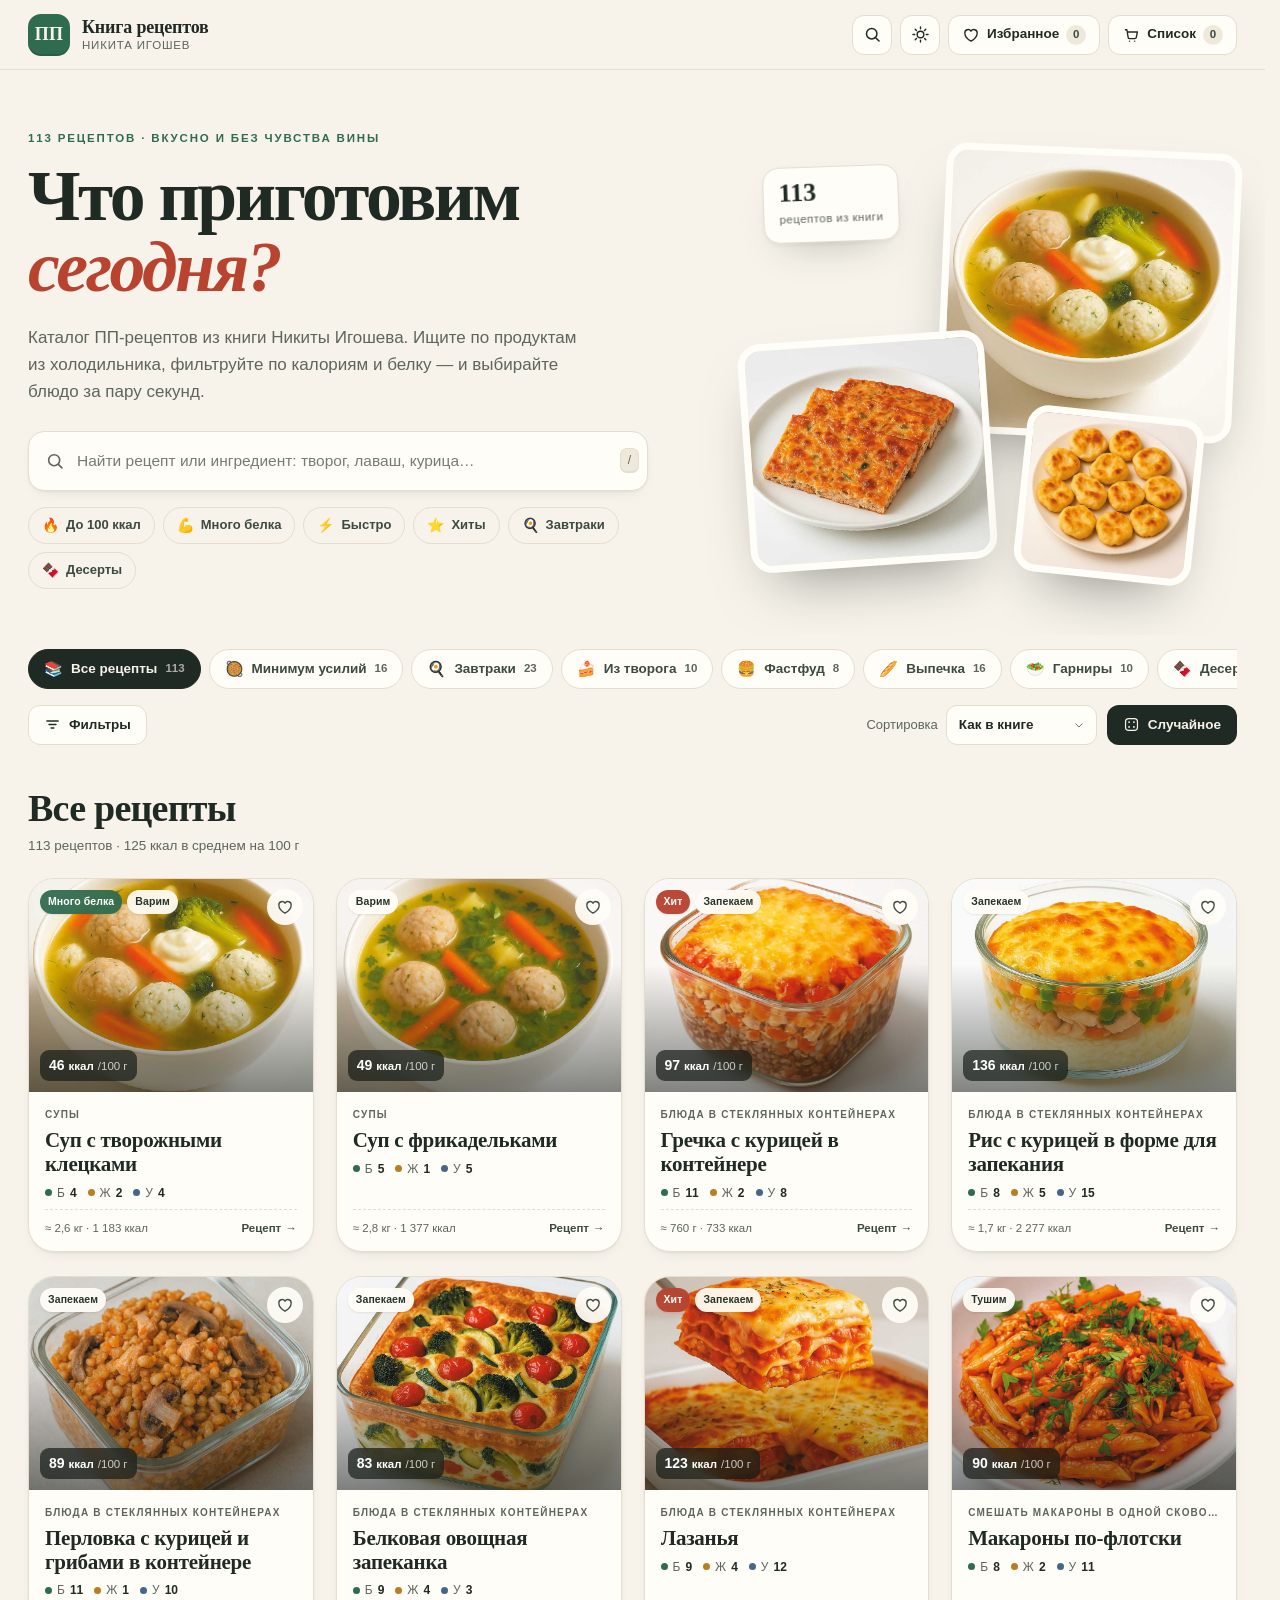
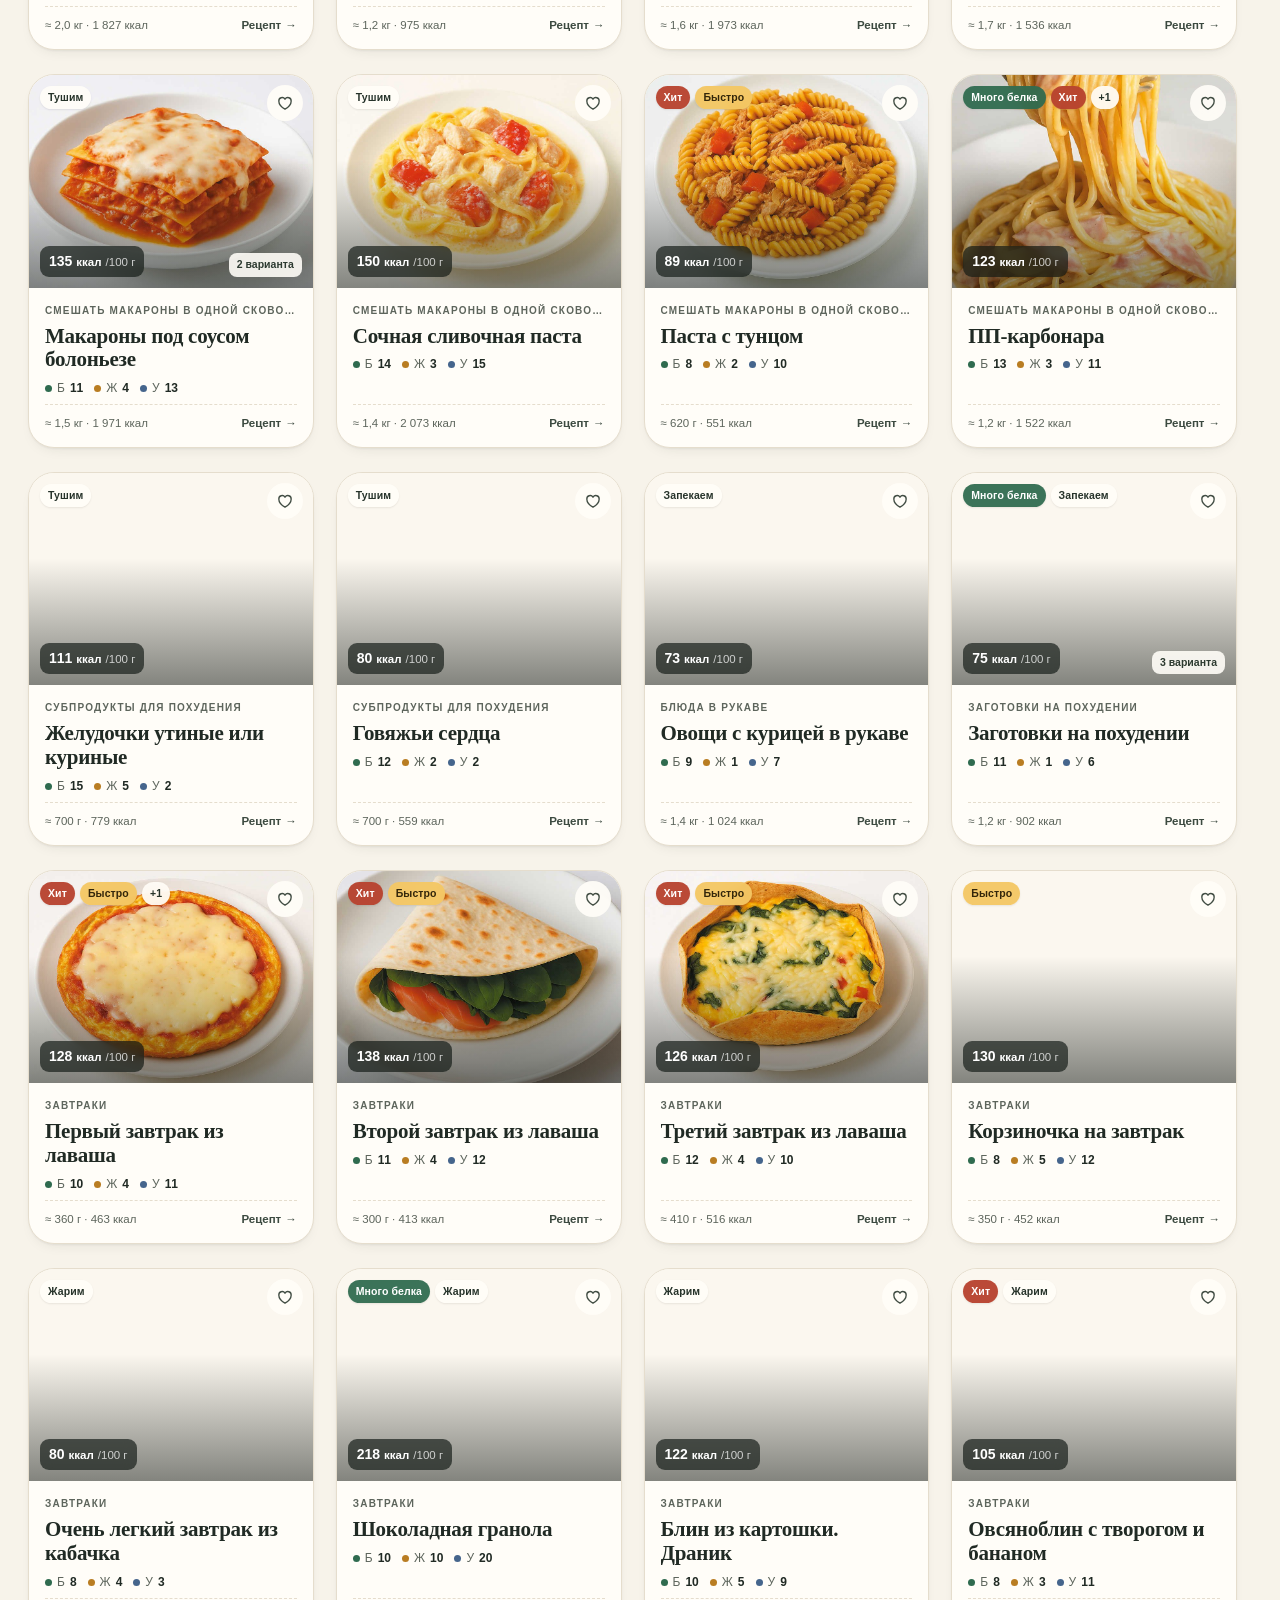
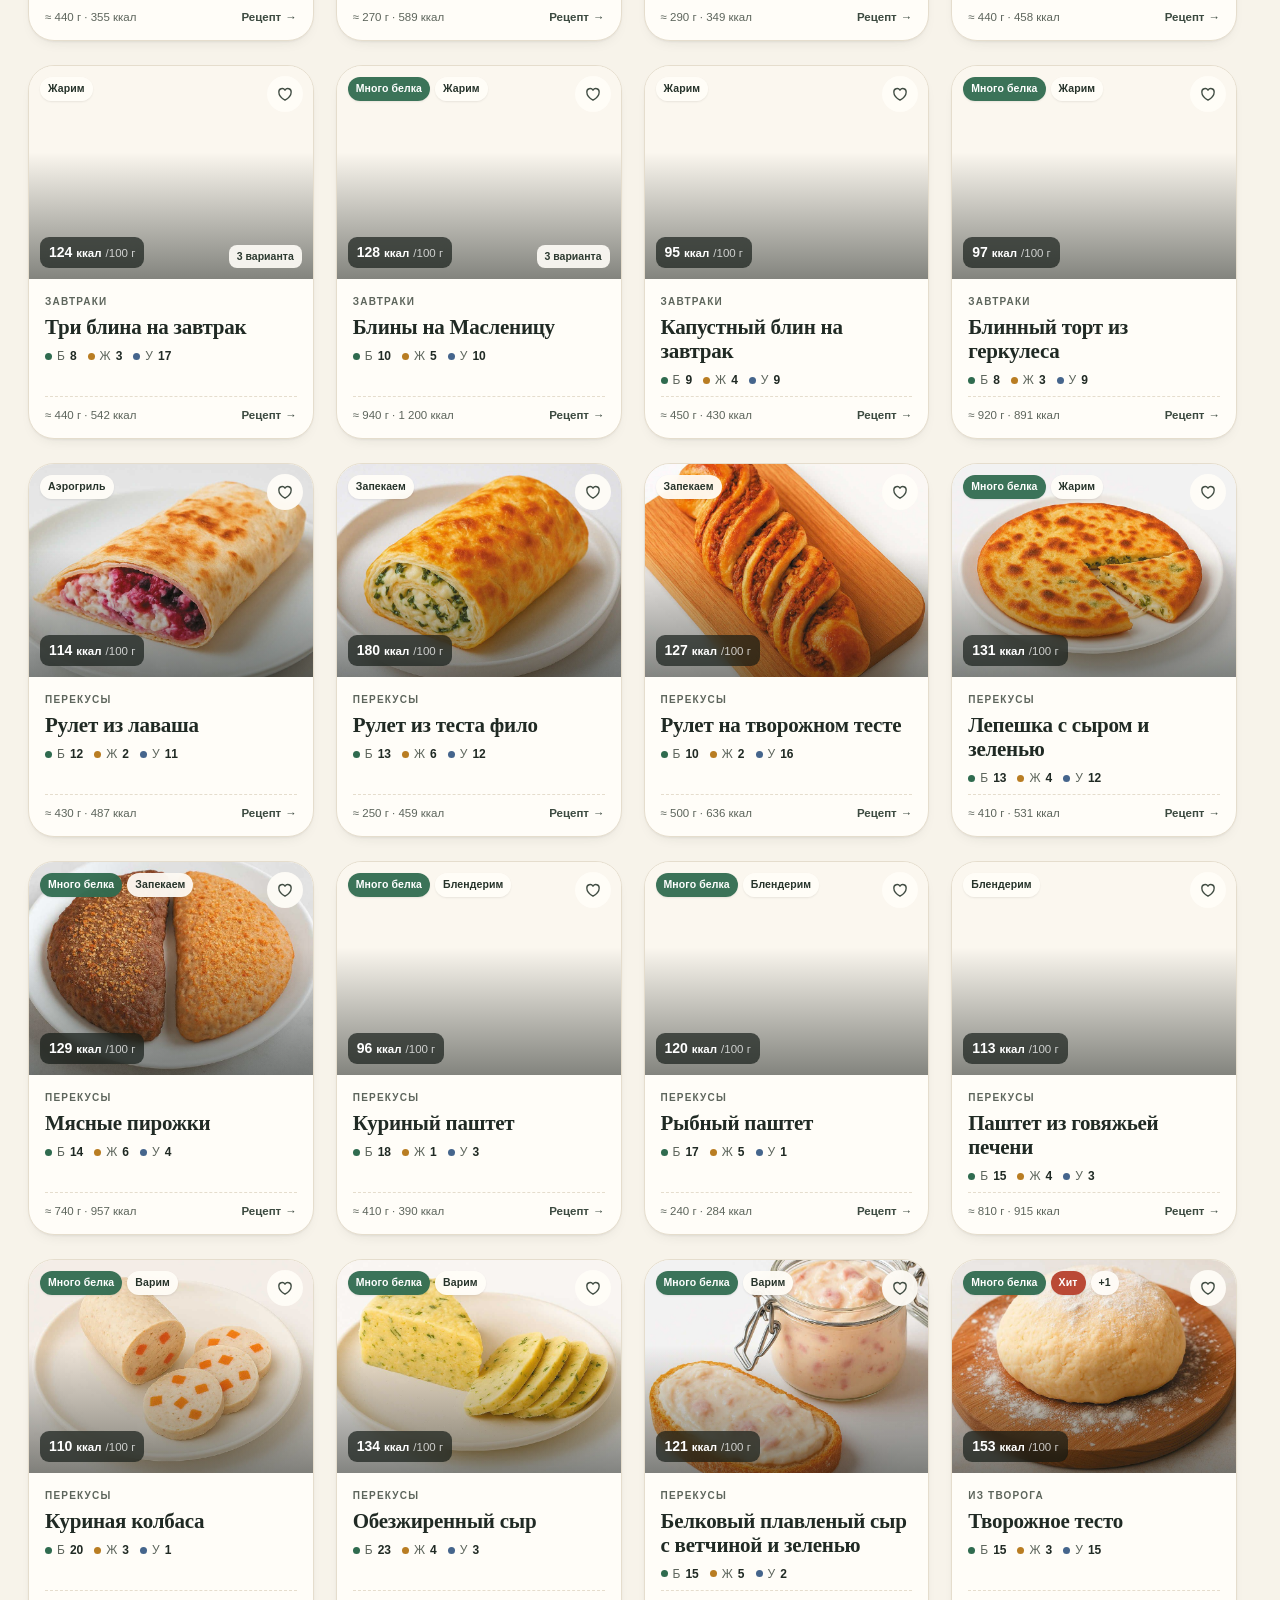
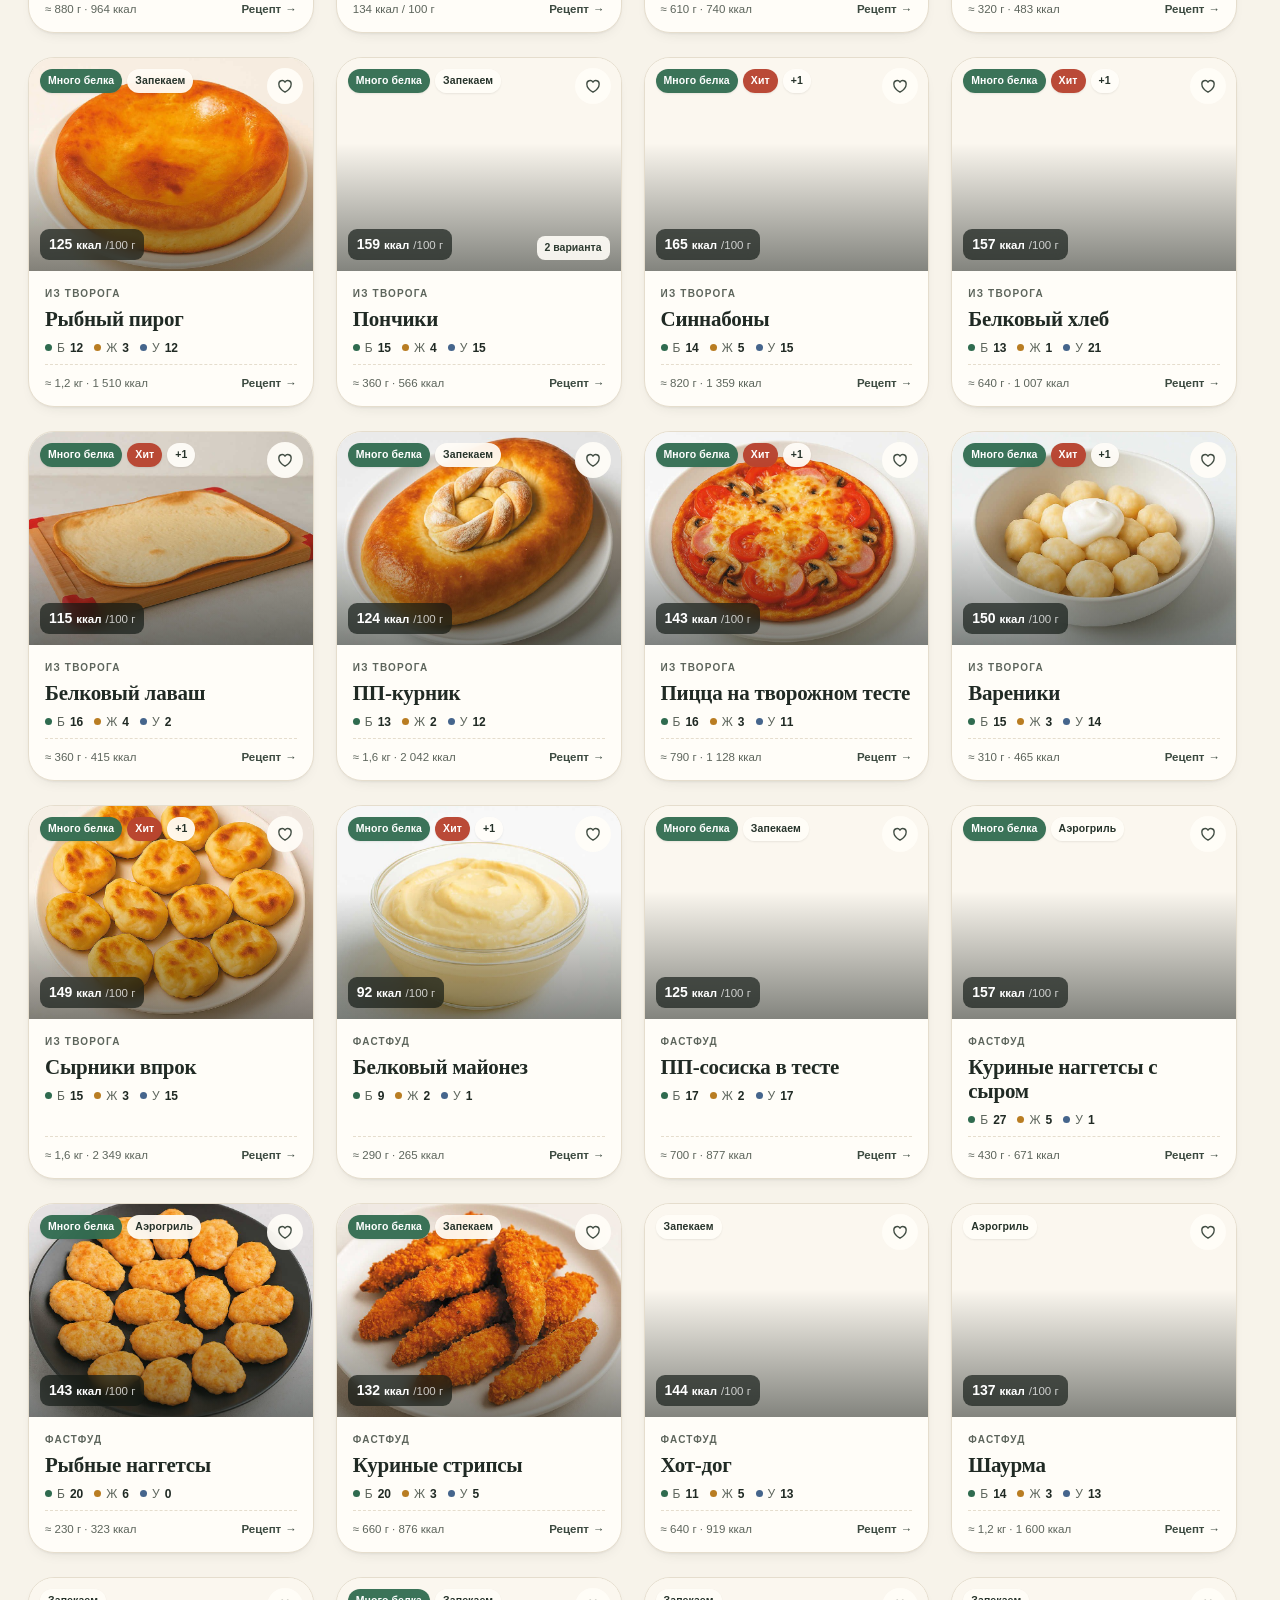
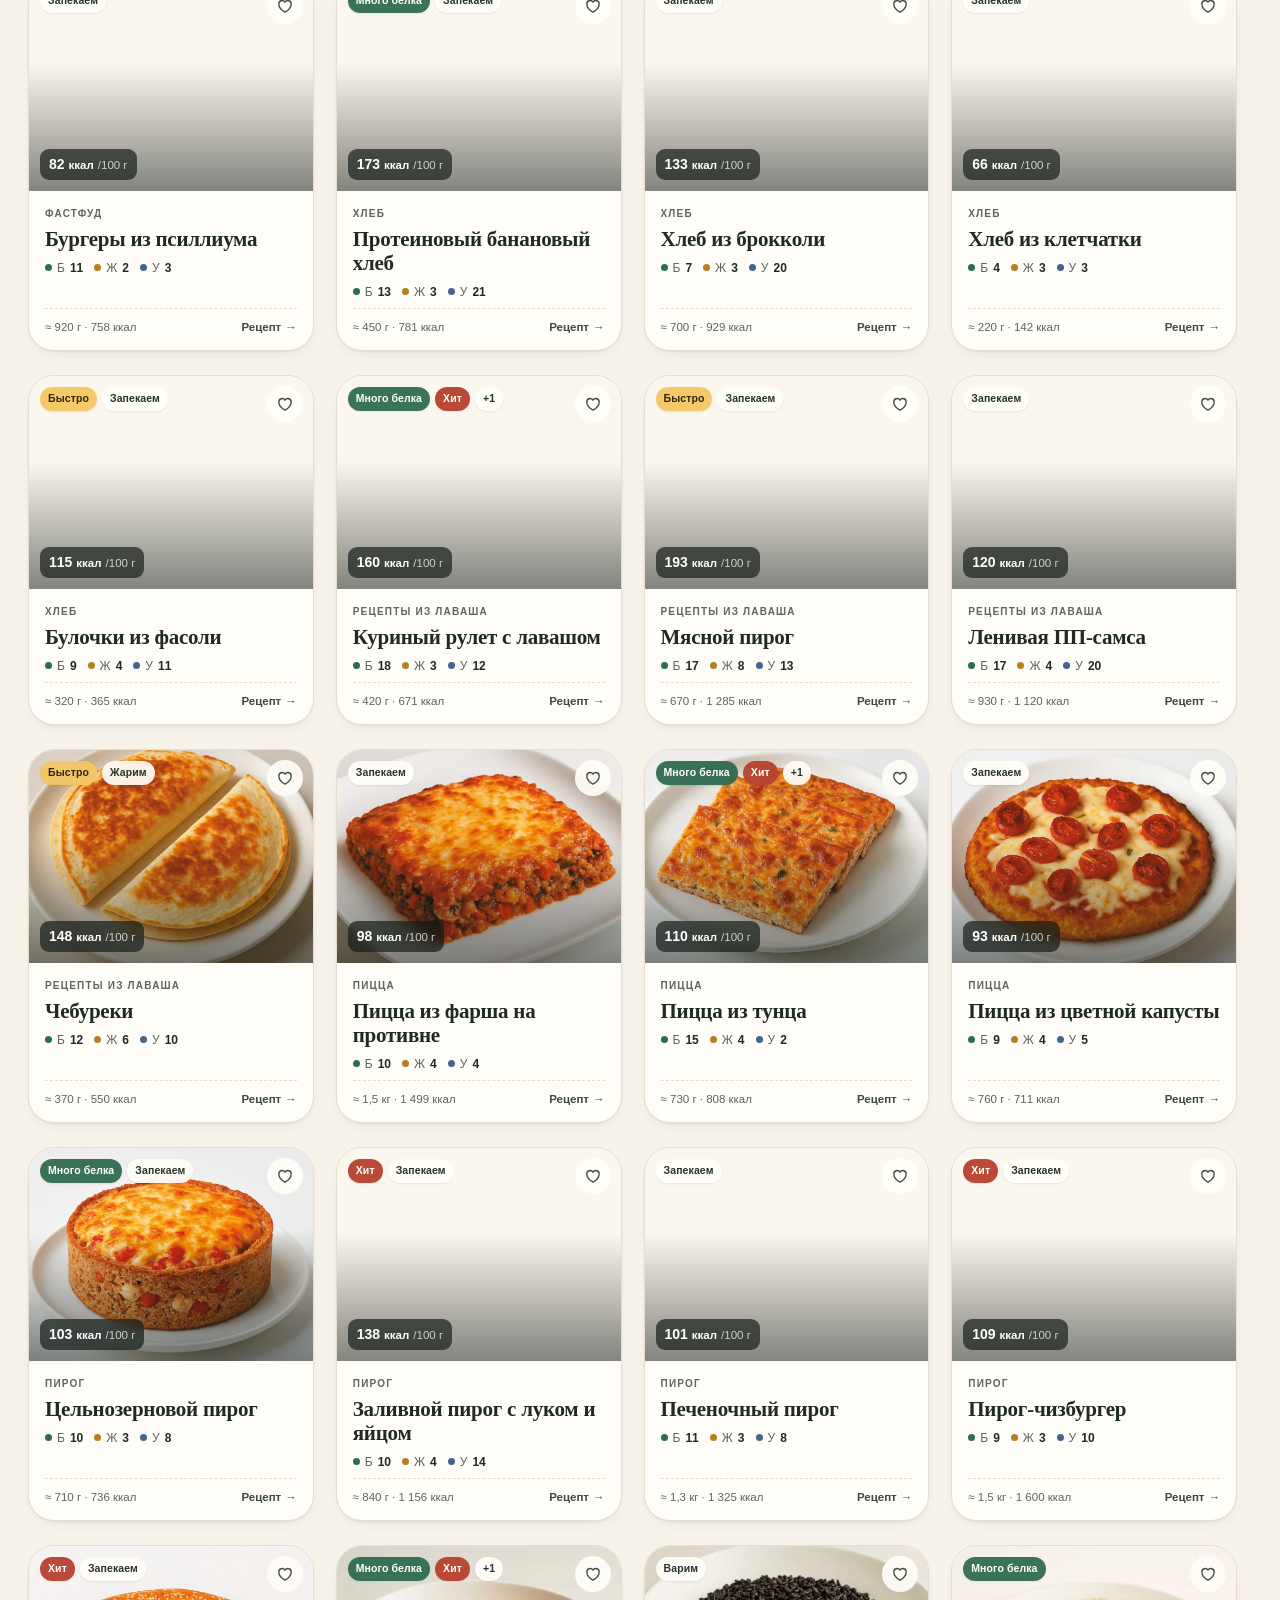
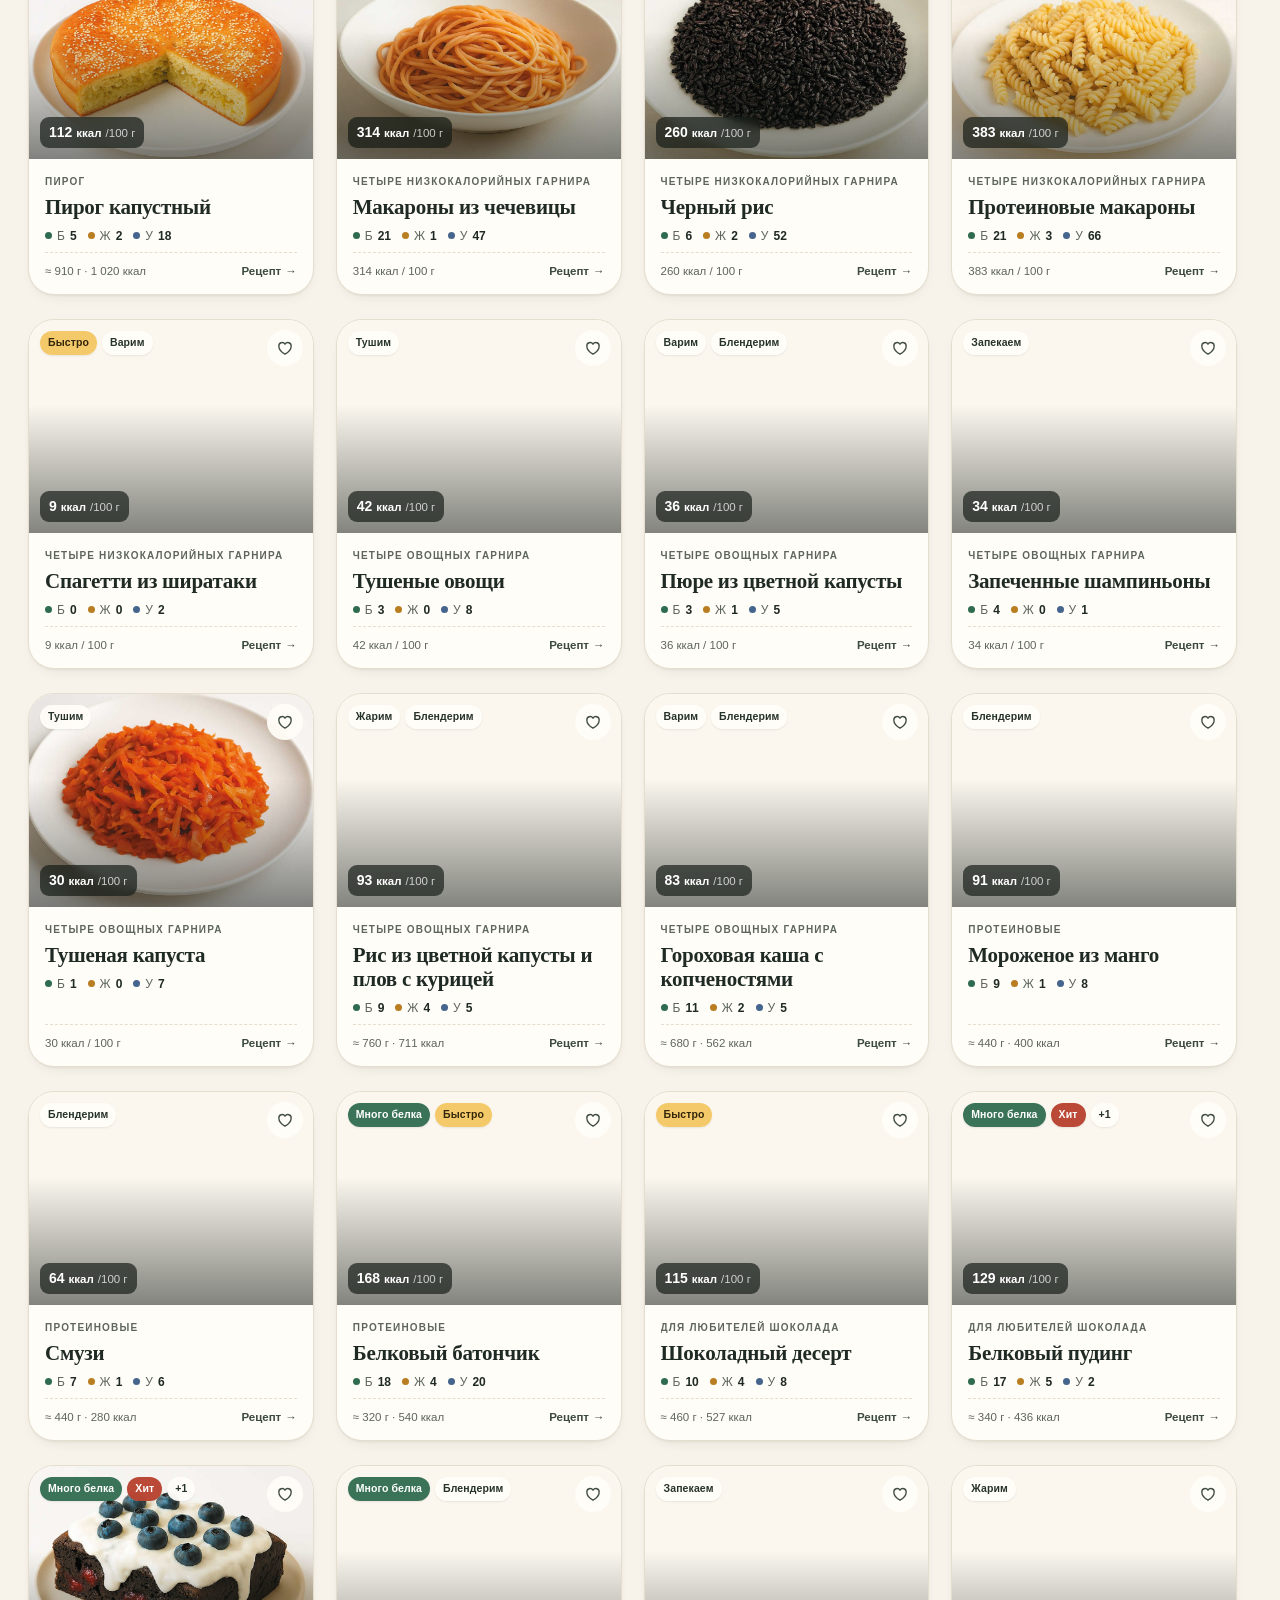
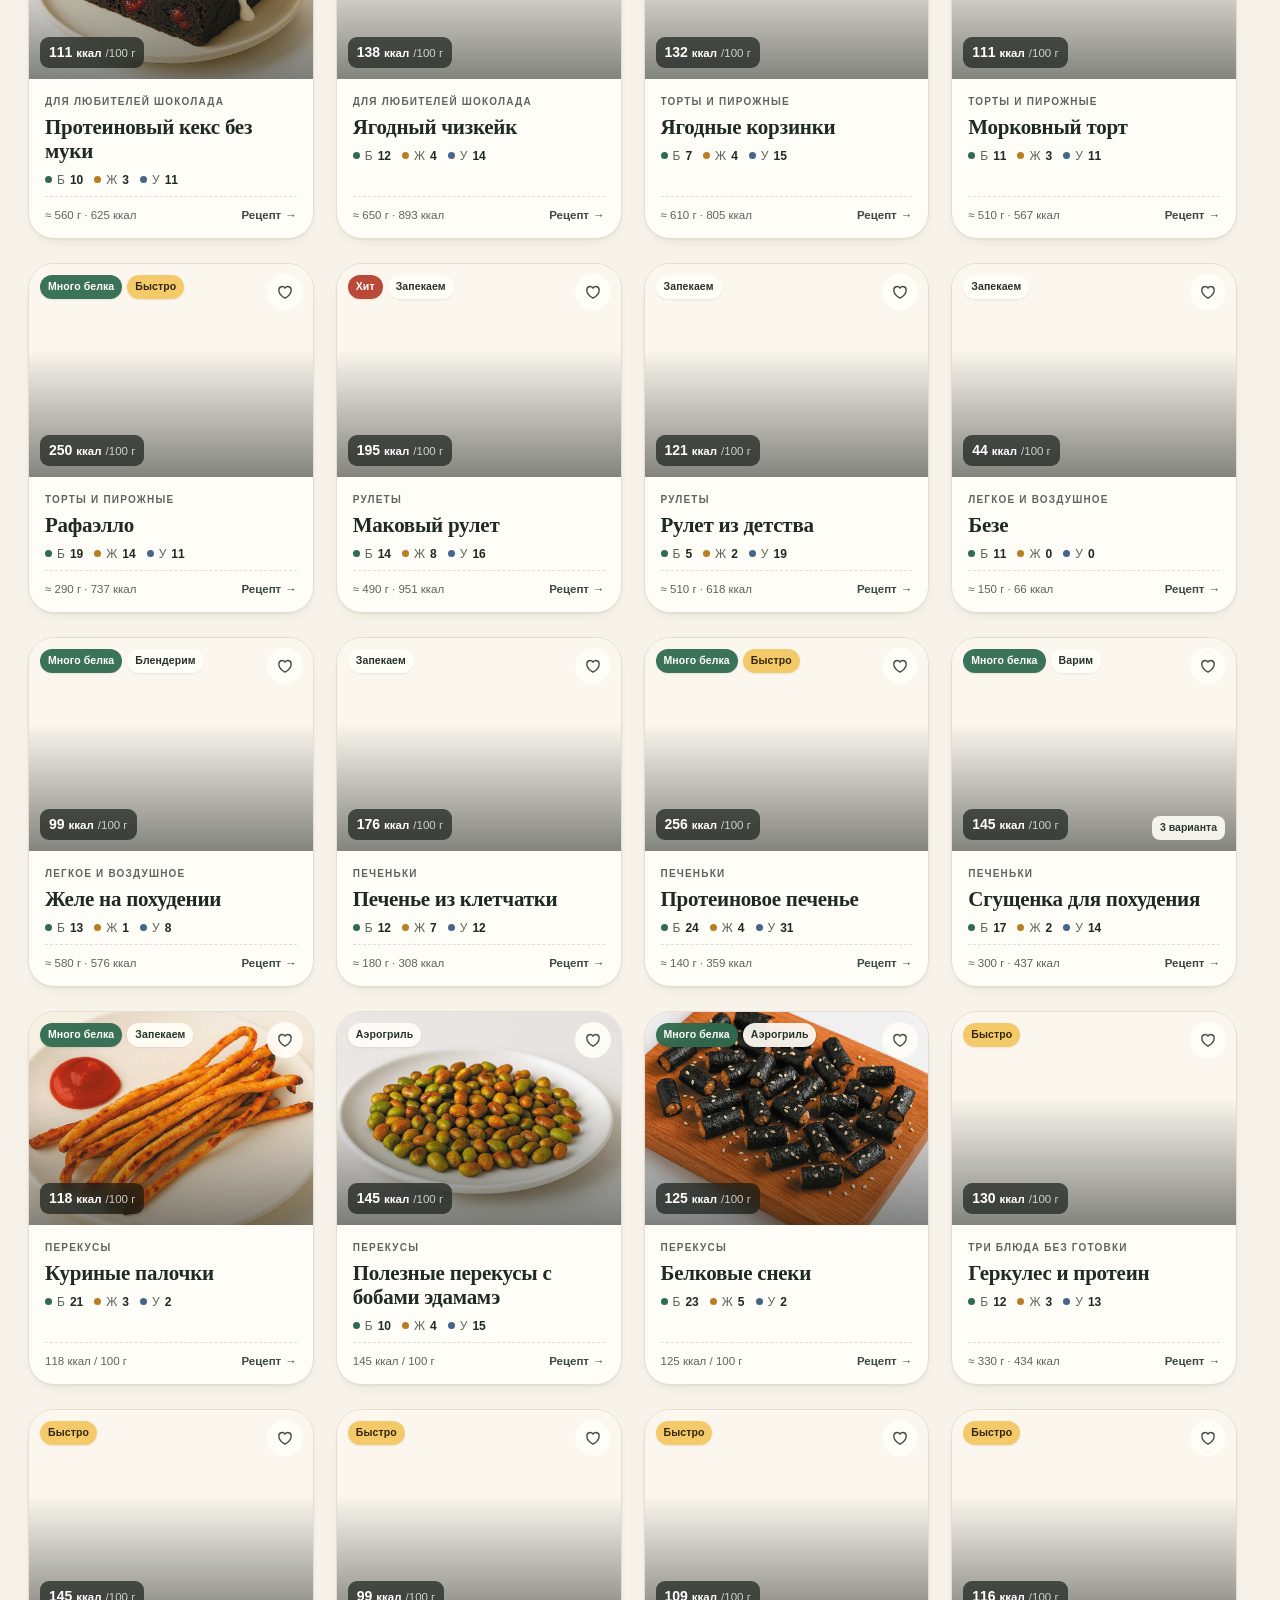
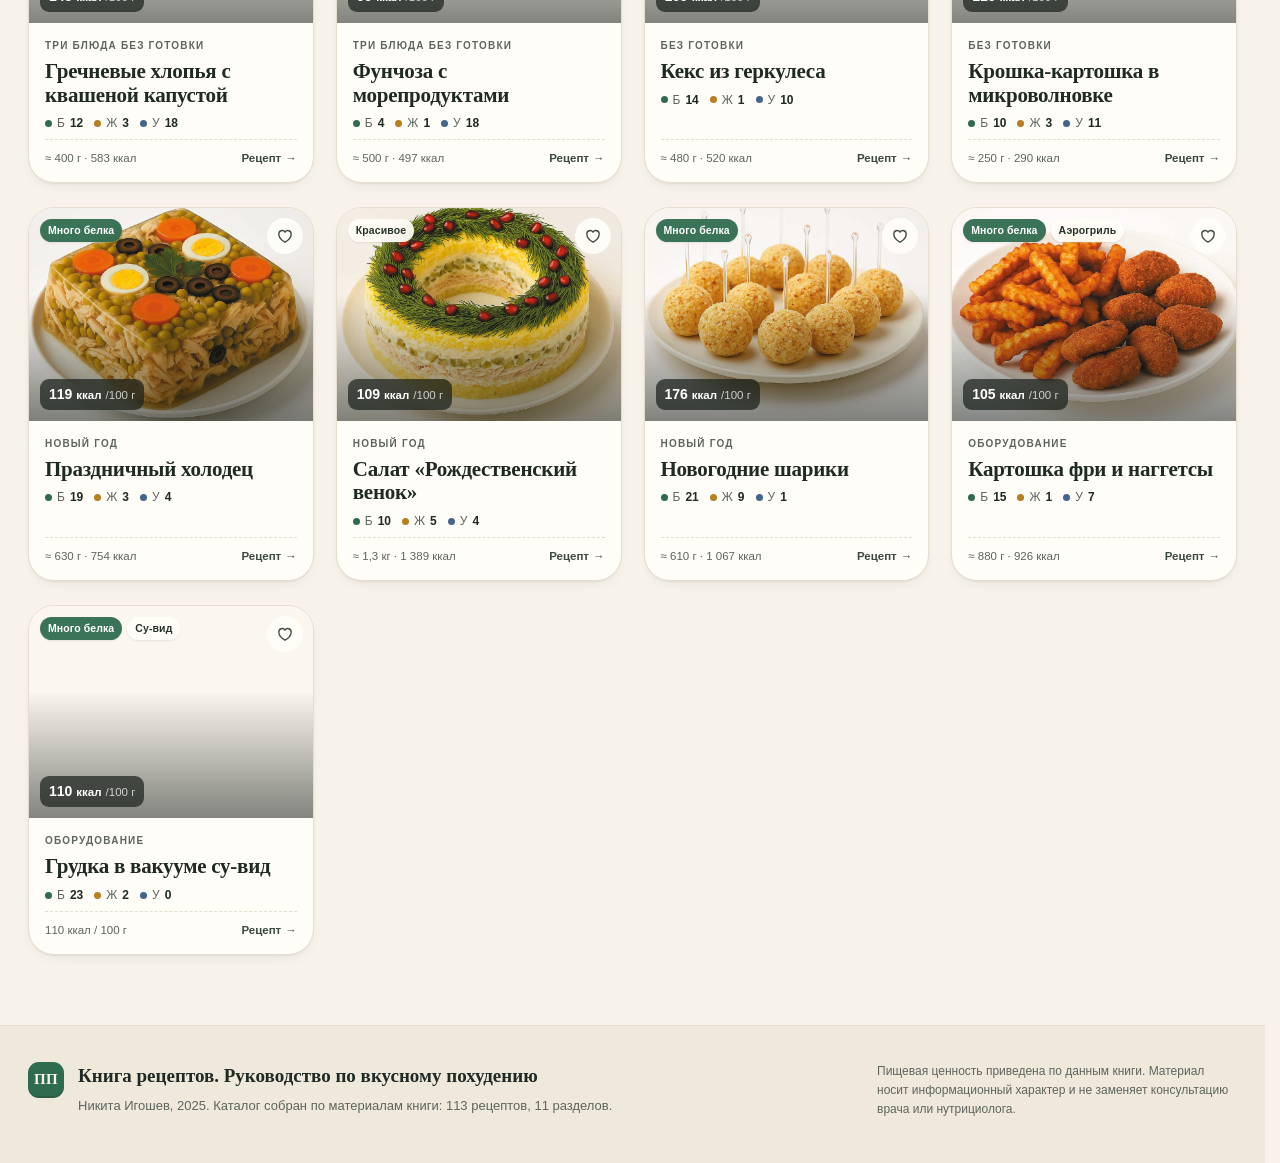
<file: index.html>
<!doctype html>
<html lang="ru" data-theme="light">
<head>
<meta charset="utf-8">
<meta name="viewport" content="width=device-width, initial-scale=1, viewport-fit=cover">
<title>ПП-каталог рецептов — Книга рецептов Никиты Игошева</title>
<meta name="description" content="113 ПП-рецептов из книги Никиты Игошева «Книга рецептов. Руководство по вкусному похудению». Поиск по ингредиентам, фильтры по калориям и белку, список покупок.">

<meta name="theme-color" content="#f7f3ea" media="(prefers-color-scheme: light)">
<meta name="theme-color" content="#111612" media="(prefers-color-scheme: dark)">
<meta name="color-scheme" content="light dark">

<link rel="manifest" href="manifest.webmanifest">
<meta name="application-name" content="ПП-рецепты">
<meta name="apple-mobile-web-app-capable" content="yes">
<meta name="mobile-web-app-capable" content="yes">
<meta name="apple-mobile-web-app-status-bar-style" content="default">
<meta name="apple-mobile-web-app-title" content="ПП-рецепты">
<meta name="format-detection" content="telephone=no">

<link rel="icon" href="assets/icons/favicon-32.png" sizes="32x32" type="image/png">
<link rel="icon" href="data:image/svg+xml,<svg xmlns='http://www.w3.org/2000/svg' viewBox='0 0 100 100'><rect width='100' height='100' rx='22' fill='%232f6b4f'/><text x='50' y='68' font-size='46' font-family='Georgia,serif' fill='%23f7f3ea' text-anchor='middle'>ПП</text></svg>">
<link rel="apple-touch-icon" href="assets/icons/apple-touch-icon.png">

<link rel="stylesheet" href="assets/style.css">
<link rel="preload" href="data/recipes.js" as="script">

<script>
  // тема до первой отрисовки — без мигания
  try {
    var saved = JSON.parse(localStorage.getItem('ppsk.theme') || 'null');
    var dark = window.matchMedia && window.matchMedia('(prefers-color-scheme: dark)').matches;
    document.documentElement.setAttribute('data-theme', saved || (dark ? 'dark' : 'light'));
  } catch (e) { /* приватный режим */ }
</script>
</head>
<body>

<a class="skip-link" href="#catalog">Перейти к рецептам</a>

<div class="offline-bar" id="offlineBar" hidden>
  <svg viewBox="0 0 24 24" width="15" height="15" aria-hidden="true"><path d="M3 3l18 18M8.5 15.5a5 5 0 0 1 7 0M5 12a10 10 0 0 1 3.2-2.2M16 9.8A10 10 0 0 1 19 12M12 19h.01" fill="none" stroke="currentColor" stroke-width="1.9" stroke-linecap="round"/></svg>
  Нет сети — открываем сохранённые рецепты
</div>

<header class="site-header" id="appbar">
  <div class="container header-inner">
    <a class="brand" href="#" aria-label="Книга рецептов — на главную">
      <span class="brand-mark">ПП</span>
      <span class="brand-text">
        <strong>Книга рецептов</strong>
        <small>Никита Игошев</small>
      </span>
    </a>
    <div class="header-actions">
      <button class="icon-btn search-jump" id="searchJump" type="button" aria-label="Перейти к поиску" title="Поиск (/)">
        <svg viewBox="0 0 24 24" width="19" height="19" aria-hidden="true"><circle cx="11" cy="11" r="6.6" fill="none" stroke="currentColor" stroke-width="1.9"/><path d="m16 16 4.3 4.3" stroke="currentColor" stroke-width="1.9" stroke-linecap="round"/></svg>
      </button>
      <button class="icon-btn install-icon" id="installIcon" type="button" aria-label="Установить приложение" title="Установить приложение" hidden>
        <svg viewBox="0 0 24 24" width="19" height="19" aria-hidden="true"><path d="M12 3.6v11m0 0 4-4m-4 4-4-4M4.5 16.4v2.2a1.8 1.8 0 0 0 1.8 1.8h11.4a1.8 1.8 0 0 0 1.8-1.8v-2.2" fill="none" stroke="currentColor" stroke-width="1.8" stroke-linecap="round" stroke-linejoin="round"/></svg>
      </button>
      <button class="icon-btn" id="themeToggle" type="button" aria-label="Переключить тему" title="Светлая или тёмная тема">
        <svg class="icon-sun" viewBox="0 0 24 24" width="19" height="19" aria-hidden="true"><circle cx="12" cy="12" r="4.2" fill="none" stroke="currentColor" stroke-width="1.8"/><path d="M12 2.5v2.2M12 19.3v2.2M2.5 12h2.2M19.3 12h2.2M5.3 5.3l1.6 1.6M17.1 17.1l1.6 1.6M18.7 5.3l-1.6 1.6M6.9 17.1l-1.6 1.6" stroke="currentColor" stroke-width="1.8" stroke-linecap="round"/></svg>
        <svg class="icon-moon" viewBox="0 0 24 24" width="19" height="19" aria-hidden="true"><path d="M20 14.5A8.2 8.2 0 0 1 9.5 4a8.3 8.3 0 1 0 10.5 10.5Z" fill="none" stroke="currentColor" stroke-width="1.8" stroke-linejoin="round"/></svg>
      </button>
      <button class="pill-btn" id="favBtn" type="button" aria-pressed="false">
        <svg viewBox="0 0 24 24" width="18" height="18" aria-hidden="true"><path d="M12 20.2S3.8 15.4 3.8 9.6A4.4 4.4 0 0 1 12 7a4.4 4.4 0 0 1 8.2 2.6c0 5.8-8.2 10.6-8.2 10.6Z" fill="none" stroke="currentColor" stroke-width="1.8" stroke-linejoin="round"/></svg>
        <span class="pill-label">Избранное</span><span class="count" id="favCount">0</span>
      </button>
      <button class="pill-btn" id="shopBtn" type="button">
        <svg viewBox="0 0 24 24" width="18" height="18" aria-hidden="true"><path d="M4.5 5h2l1.7 10.2a2 2 0 0 0 2 1.7h6.9a2 2 0 0 0 2-1.6L20.5 8H7M10 20.2h.01M17 20.2h.01" fill="none" stroke="currentColor" stroke-width="1.8" stroke-linecap="round" stroke-linejoin="round"/></svg>
        <span class="pill-label">Список</span><span class="count" id="shopCount">0</span>
      </button>
    </div>
  </div>
</header>

<main id="main">
  <section class="hero container">
    <div class="hero-copy">
      <p class="eyebrow"><span id="heroTotal">113</span> рецептов · вкусно и без чувства вины</p>
      <h1>Что приготовим <em>сегодня?</em></h1>
      <p class="lede">Каталог ПП-рецептов из книги Никиты Игошева. Ищите по продуктам из холодильника, фильтруйте по калориям и белку — и выбирайте блюдо за пару секунд.</p>

      <div class="search" role="search">
        <svg class="search-icon" viewBox="0 0 24 24" width="20" height="20" aria-hidden="true"><circle cx="11" cy="11" r="6.6" fill="none" stroke="currentColor" stroke-width="1.9"/><path d="m16 16 4.3 4.3" stroke="currentColor" stroke-width="1.9" stroke-linecap="round"/></svg>
        <input id="searchInput" type="search" placeholder="Найти рецепт или ингредиент: творог, лаваш, курица…" autocomplete="off" aria-label="Поиск по рецептам и ингредиентам">
        <button class="search-clear" id="searchClear" type="button" aria-label="Очистить поиск" hidden>×</button>
        <kbd class="search-kbd">/</kbd>
      </div>

      <button class="search-pill" id="searchPill" type="button">
        <svg viewBox="0 0 24 24" width="18" height="18" aria-hidden="true"><circle cx="11" cy="11" r="6.6" fill="none" stroke="currentColor" stroke-width="1.9"/><path d="m16 16 4.3 4.3" stroke="currentColor" stroke-width="1.9" stroke-linecap="round"/></svg>
        <span>Найти рецепт или ингредиент</span>
      </button>

      <div class="quick" id="quickChips"></div>
    </div>
    <div class="hero-collage" id="heroCollage" aria-hidden="true"></div>
  </section>

  <section class="catalog container" id="catalog">
    <div class="mbar" id="mBar">
      <button class="mbar-btn" id="mFilterBtn" type="button" aria-expanded="false" aria-controls="filterPanel">
        <svg viewBox="0 0 24 24" width="17" height="17" aria-hidden="true"><path d="M4 7h16M7 12h10M10 17h4" stroke="currentColor" stroke-width="1.9" stroke-linecap="round"/></svg>
        Фильтры<span class="mbar-badge" id="mFilterCount" hidden>0</span>
      </button>
      <button class="mbar-btn mbar-reset" id="mResetBtn" type="button" hidden>Сбросить</button>
      <div class="mbar-spacer"></div>
      <button class="mbar-btn mbar-random" id="mRandomBtn" type="button" aria-label="Случайный рецепт">
        <svg viewBox="0 0 24 24" width="17" height="17" aria-hidden="true"><rect x="3.6" y="3.6" width="16.8" height="16.8" rx="4.4" fill="none" stroke="currentColor" stroke-width="1.7"/><circle cx="8.6" cy="8.6" r="1.35" fill="currentColor"/><circle cx="15.4" cy="15.4" r="1.35" fill="currentColor"/><circle cx="15.4" cy="8.6" r="1.35" fill="currentColor"/><circle cx="8.6" cy="15.4" r="1.35" fill="currentColor"/></svg>
        <span>Случайное</span>
      </button>
    </div>

    <div class="toolbar" id="toolbar">
      <div class="cat-scroller">
        <div class="cat-row" id="catRow" role="tablist" aria-label="Разделы книги"></div>
      </div>
      <div class="tool-row">
        <button class="btn ghost filter-toggle" id="filterBtn" type="button" aria-expanded="false" aria-controls="filterPanel">
          <svg viewBox="0 0 24 24" width="17" height="17" aria-hidden="true"><path d="M4 7h16M7 12h10M10 17h4" stroke="currentColor" stroke-width="1.9" stroke-linecap="round"/></svg>
          Фильтры
          <span class="filter-dot" id="filterDot" hidden></span>
        </button>
        <div class="active-chips" id="activeChips"></div>
        <div class="tool-spacer"></div>
        <label class="sort">
          <span class="sort-label">Сортировка</span>
          <select id="sortSelect" aria-label="Сортировка рецептов">
            <option value="book">Как в книге</option>
            <option value="kcal-asc">Калорийность ↑</option>
            <option value="protein-desc">Белки ↓</option>
            <option value="title">По алфавиту</option>
          </select>
        </label>
        <button class="btn dark" id="randomBtn" type="button">
          <svg viewBox="0 0 24 24" width="17" height="17" aria-hidden="true"><rect x="3.6" y="3.6" width="16.8" height="16.8" rx="4.4" fill="none" stroke="currentColor" stroke-width="1.7"/><circle cx="8.6" cy="8.6" r="1.35" fill="currentColor"/><circle cx="15.4" cy="15.4" r="1.35" fill="currentColor"/><circle cx="15.4" cy="8.6" r="1.35" fill="currentColor"/><circle cx="8.6" cy="15.4" r="1.35" fill="currentColor"/></svg>
          Случайное
        </button>
      </div>

    </div>

    <div class="filter-panel" id="filterPanel" hidden aria-hidden="true" aria-labelledby="filterPanelTitle">
      <div class="sheet-grip" aria-hidden="true"></div>
      <div class="filter-sheet-head">
        <h2 id="filterPanelTitle">Фильтры</h2>
        <button class="btn text" id="filterReset" type="button">Сбросить</button>
      </div>
      <div class="filter-cols">
        <div class="filter-col filter-col-tags">
          <h3>Подборки <span>можно выбрать несколько</span></h3>
          <div class="tag-cloud" id="tagCloud"></div>
        </div>
        <div class="filter-col">
          <h3>Калорийность</h3>
          <div class="range-head"><span>на 100 г</span><output id="kcalOut">до 400 ккал</output></div>
          <input type="range" id="kcalRange" min="30" max="400" step="5" value="400" aria-label="Максимальная калорийность на 100 граммов">
          <div class="presets" id="kcalPresets">
            <button type="button" data-kcal="80">≤ 80</button>
            <button type="button" data-kcal="100">≤ 100</button>
            <button type="button" data-kcal="150">≤ 150</button>
            <button type="button" data-kcal="200">≤ 200</button>
          </div>
        </div>
        <div class="filter-col">
          <h3>Белки</h3>
          <div class="range-head"><span>на 100 г</span><output id="proteinOut">без ограничений</output></div>
          <input type="range" id="proteinRange" min="0" max="30" step="1" value="0" aria-label="Минимальное количество белка на 100 граммов">
          <div class="presets" id="proteinPresets">
            <button type="button" data-protein="10">от 10 г</button>
            <button type="button" data-protein="15">от 15 г</button>
            <button type="button" data-protein="20">от 20 г</button>
          </div>
          <label class="switch">
            <input type="checkbox" id="favOnly">
            <span class="switch-track"><span class="switch-thumb"></span></span>
            <span>Только избранное</span>
          </label>
        </div>
        <div class="filter-col filter-col-sort">
          <h3>Сортировка</h3>
          <div class="segmented" id="sortSeg" role="group" aria-label="Сортировка рецептов">
            <button type="button" data-sort="book" aria-pressed="true">Как в книге</button>
            <button type="button" data-sort="kcal-asc" aria-pressed="false">Калории</button>
            <button type="button" data-sort="protein-desc" aria-pressed="false">Белки</button>
            <button type="button" data-sort="title" aria-pressed="false">А–Я</button>
          </div>
        </div>
      </div>
      <div class="filter-sheet-foot">
        <button class="btn primary" id="filterApply" type="button">Показать рецепты</button>
      </div>
      </div>

    <div class="results-head">
      <div>
        <h2 id="resultsTitle">Все рецепты</h2>
        <p id="resultsMeta" class="results-meta" aria-live="polite"></p>
      </div>
      <button class="btn text" id="resetBtn" type="button" hidden>Сбросить фильтры</button>
    </div>

    <div class="grid" id="grid"></div>

    <div class="empty" id="empty" hidden>
      <div class="empty-icon">🍽</div>
      <h3>Ничего не нашлось</h3>
      <p>Попробуйте другой запрос или снимите часть фильтров — в книге точно есть что-то вкусное.</p>
      <button class="btn dark" id="emptyReset" type="button">Показать все рецепты</button>
    </div>
  </section>
</main>

<footer class="site-footer">
  <div class="container footer-inner">
    <div class="footer-brand">
      <span class="brand-mark small">ПП</span>
      <div>
        <strong>Книга рецептов. Руководство по вкусному похудению</strong>
        <p>Никита Игошев, 2025. Каталог собран по материалам книги: <span id="footerCount">113</span> рецептов, 11 разделов.</p>
      </div>
    </div>
    <p class="footer-note">Пищевая ценность приведена по данным книги. Материал носит информационный характер и не заменяет консультацию врача или нутрициолога.</p>
  </div>
</footer>

<!-- ---------- Нижняя навигация (только мобильные) ---------- -->
<nav class="tabbar" id="tabbar" aria-label="Основная навигация">
  <button class="tab" type="button" data-tab="catalog" aria-current="page">
    <svg viewBox="0 0 24 24" width="23" height="23" aria-hidden="true"><rect x="3.5" y="3.5" width="7.2" height="7.2" rx="2" fill="none" stroke="currentColor" stroke-width="1.8"/><rect x="13.3" y="3.5" width="7.2" height="7.2" rx="2" fill="none" stroke="currentColor" stroke-width="1.8"/><rect x="3.5" y="13.3" width="7.2" height="7.2" rx="2" fill="none" stroke="currentColor" stroke-width="1.8"/><rect x="13.3" y="13.3" width="7.2" height="7.2" rx="2" fill="none" stroke="currentColor" stroke-width="1.8"/></svg>
    <span>Рецепты</span>
  </button>
  <button class="tab" type="button" data-tab="search">
    <svg viewBox="0 0 24 24" width="23" height="23" aria-hidden="true"><circle cx="11" cy="11" r="6.6" fill="none" stroke="currentColor" stroke-width="1.9"/><path d="m16 16 4.3 4.3" stroke="currentColor" stroke-width="1.9" stroke-linecap="round"/></svg>
    <span>Поиск</span>
  </button>
  <button class="tab" type="button" data-tab="favorites" aria-pressed="false">
    <span class="tab-icon-wrap">
      <svg viewBox="0 0 24 24" width="23" height="23" aria-hidden="true"><path d="M12 20.2S3.8 15.4 3.8 9.6A4.4 4.4 0 0 1 12 7a4.4 4.4 0 0 1 8.2 2.6c0 5.8-8.2 10.6-8.2 10.6Z" fill="none" stroke="currentColor" stroke-width="1.8" stroke-linejoin="round"/></svg>
      <span class="tab-badge" id="tabFavCount" hidden>0</span>
    </span>
    <span>Избранное</span>
  </button>
  <button class="tab" type="button" data-tab="shopping">
    <span class="tab-icon-wrap">
      <svg viewBox="0 0 24 24" width="23" height="23" aria-hidden="true"><path d="M4.5 5h2l1.7 10.2a2 2 0 0 0 2 1.7h6.9a2 2 0 0 0 2-1.6L20.5 8H7M10 20.2h.01M17 20.2h.01" fill="none" stroke="currentColor" stroke-width="1.8" stroke-linecap="round" stroke-linejoin="round"/></svg>
      <span class="tab-badge" id="tabShopCount" hidden>0</span>
    </span>
    <span>Список</span>
  </button>
</nav>

<!-- ---------- Карточка рецепта ---------- -->
<div class="modal" id="modal" role="dialog" aria-modal="true" aria-labelledby="modalTitle" aria-hidden="true">
  <div class="modal-backdrop" data-close="modal"></div>
  <div class="modal-panel" id="modalPanel" role="document">
    <div class="sheet-grip" aria-hidden="true"></div>
    <div class="modal-mini" id="modalMini">
      <span class="modal-mini-title" id="modalMiniTitle"></span>
      <span class="modal-mini-meta" id="modalMiniMeta"></span>
    </div>
    <button class="modal-close" data-close="modal" type="button" aria-label="Закрыть рецепт">
      <svg viewBox="0 0 24 24" width="20" height="20" aria-hidden="true"><path d="m6 6 12 12M18 6 6 18" stroke="currentColor" stroke-width="1.9" stroke-linecap="round"/></svg>
    </button>
    <div class="modal-nav">
      <button type="button" id="prevRecipe" aria-label="Предыдущий рецепт" title="Предыдущий рецепт">←</button>
      <button type="button" id="nextRecipe" aria-label="Следующий рецепт" title="Следующий рецепт">→</button>
    </div>
    <div id="modalContent"></div>
    <div class="recipe-bar" id="recipeBar" hidden>
      <button class="rbar-fav" type="button" data-fav-modal="" aria-pressed="false" aria-label="В избранное">
        <svg viewBox="0 0 24 24" width="21" height="21" aria-hidden="true"><path d="M12 20.2S3.8 15.4 3.8 9.6A4.4 4.4 0 0 1 12 7a4.4 4.4 0 0 1 8.2 2.6c0 5.8-8.2 10.6-8.2 10.6Z" fill="none" stroke="currentColor" stroke-width="1.8" stroke-linejoin="round"/></svg>
      </button>
      <button class="btn primary rbar-main" type="button" data-add-shop="">
        <svg viewBox="0 0 24 24" width="18" height="18" aria-hidden="true"><path d="M4.5 5h2l1.7 10.2a2 2 0 0 0 2 1.7h6.9a2 2 0 0 0 2-1.6L20.5 8H7M10 20.2h.01M17 20.2h.01" fill="none" stroke="currentColor" stroke-width="1.8" stroke-linecap="round" stroke-linejoin="round"/></svg>
        В список покупок
      </button>
      <button class="rbar-share" type="button" id="shareRecipe" aria-label="Поделиться рецептом" hidden>
        <svg viewBox="0 0 24 24" width="21" height="21" aria-hidden="true"><path d="M12 3.5v11M12 3.5 8.2 7.3M12 3.5l3.8 3.8M5 12.5v6.2a1.8 1.8 0 0 0 1.8 1.8h10.4a1.8 1.8 0 0 0 1.8-1.8v-6.2" fill="none" stroke="currentColor" stroke-width="1.8" stroke-linecap="round" stroke-linejoin="round"/></svg>
      </button>
    </div>
  </div>
</div>

<!-- ---------- Поиск ---------- -->
<div class="sheet sheet-search" id="searchSheet" role="dialog" aria-modal="true" aria-labelledby="searchSheetTitle" aria-hidden="true">
  <div class="sheet-backdrop" data-close="search"></div>
  <div class="sheet-panel">
    <div class="sheet-grip" aria-hidden="true"></div>
    <h2 class="visually-hidden" id="searchSheetTitle">Поиск рецептов</h2>
    <div class="search-sheet-head">
      <div class="search search-lg">
        <svg class="search-icon" viewBox="0 0 24 24" width="19" height="19" aria-hidden="true"><circle cx="11" cy="11" r="6.6" fill="none" stroke="currentColor" stroke-width="1.9"/><path d="m16 16 4.3 4.3" stroke="currentColor" stroke-width="1.9" stroke-linecap="round"/></svg>
        <input id="sheetSearchInput" type="search" placeholder="Творог, лаваш, курица…" autocomplete="off" enterkeyhint="search" aria-label="Поиск по рецептам и ингредиентам">
        <button class="search-clear" id="sheetSearchClear" type="button" aria-label="Очистить поиск" hidden>×</button>
      </div>
      <button class="sheet-cancel" id="searchCancel" type="button" data-close="search">Отмена</button>
    </div>
    <div class="sheet-body" id="searchBody">
      <div class="search-block" id="recentBlock" hidden>
        <h3>Недавние запросы</h3>
        <div class="recent-list" id="recentList"></div>
      </div>
      <div class="search-block" id="searchQuickBlock">
        <h3>Быстрый выбор</h3>
        <div class="quick quick-sheet" id="quickChipsSheet"></div>
      </div>
      <div class="search-block">
        <h3 id="searchResultsTitle">Рецепты</h3>
        <div class="slist" id="searchResults"></div>
        <div class="search-empty" id="searchEmpty" hidden>
          <p>Ничего не нашлось. Попробуйте «творог», «курица» или «лаваш».</p>
        </div>
      </div>
    </div>
  </div>
</div>

<!-- ---------- Список покупок ---------- -->
<div class="drawer" id="drawer" aria-hidden="true">
  <div class="drawer-backdrop" data-close="drawer"></div>
  <aside class="drawer-panel sheet-panel" role="dialog" aria-modal="true" aria-labelledby="drawerTitle">
    <div class="sheet-grip" aria-hidden="true"></div>
    <header class="drawer-head">
      <div>
        <p class="eyebrow">Поход в магазин</p>
        <h2 id="drawerTitle">Список покупок</h2>
      </div>
      <button class="icon-btn" data-close="drawer" type="button" aria-label="Закрыть список покупок">
        <svg viewBox="0 0 24 24" width="20" height="20" aria-hidden="true"><path d="m6 6 12 12M18 6 6 18" stroke="currentColor" stroke-width="1.9" stroke-linecap="round"/></svg>
      </button>
    </header>
    <div class="drawer-body" id="drawerBody"></div>
    <footer class="drawer-foot">
      <button class="btn ghost" id="copyShopping" type="button">Скопировать</button>
      <button class="btn text danger" id="clearShopping" type="button">Очистить</button>
    </footer>
  </aside>
</div>

<!-- ---------- Установка / обновление ---------- -->
<div class="install-banner" id="installBanner" hidden>
  <img class="ib-icon" src="assets/icons/icon-192.png" alt="" width="44" height="44">
  <div class="ib-text">
    <strong>Установить приложение</strong>
    <span id="installHint">Открывается на весь экран и работает офлайн</span>
  </div>
  <button class="btn primary ib-btn" id="installBtn" type="button">Установить</button>
  <button class="ib-close" id="installClose" type="button" aria-label="Скрыть предложение">
    <svg viewBox="0 0 24 24" width="16" height="16" aria-hidden="true"><path d="m6 6 12 12M18 6 6 18" stroke="currentColor" stroke-width="2" stroke-linecap="round"/></svg>
  </button>
</div>

<div class="update-bar" id="updateBar" hidden>
  <span>Есть новая версия каталога</span>
  <button type="button" id="updateBtn">Обновить</button>
</div>

<div class="toast" id="toast" role="status" aria-live="polite"></div>

<noscript>
  <div style="padding:24px;font-family:sans-serif;text-align:center">
    Для поиска и фильтров нужен JavaScript. Рецепты доступны в файле <code>data/recipes.js</code>.
  </div>
</noscript>

<script src="data/recipes.js"></script>
<script src="assets/app.js"></script>
</body>
</html>
</file>
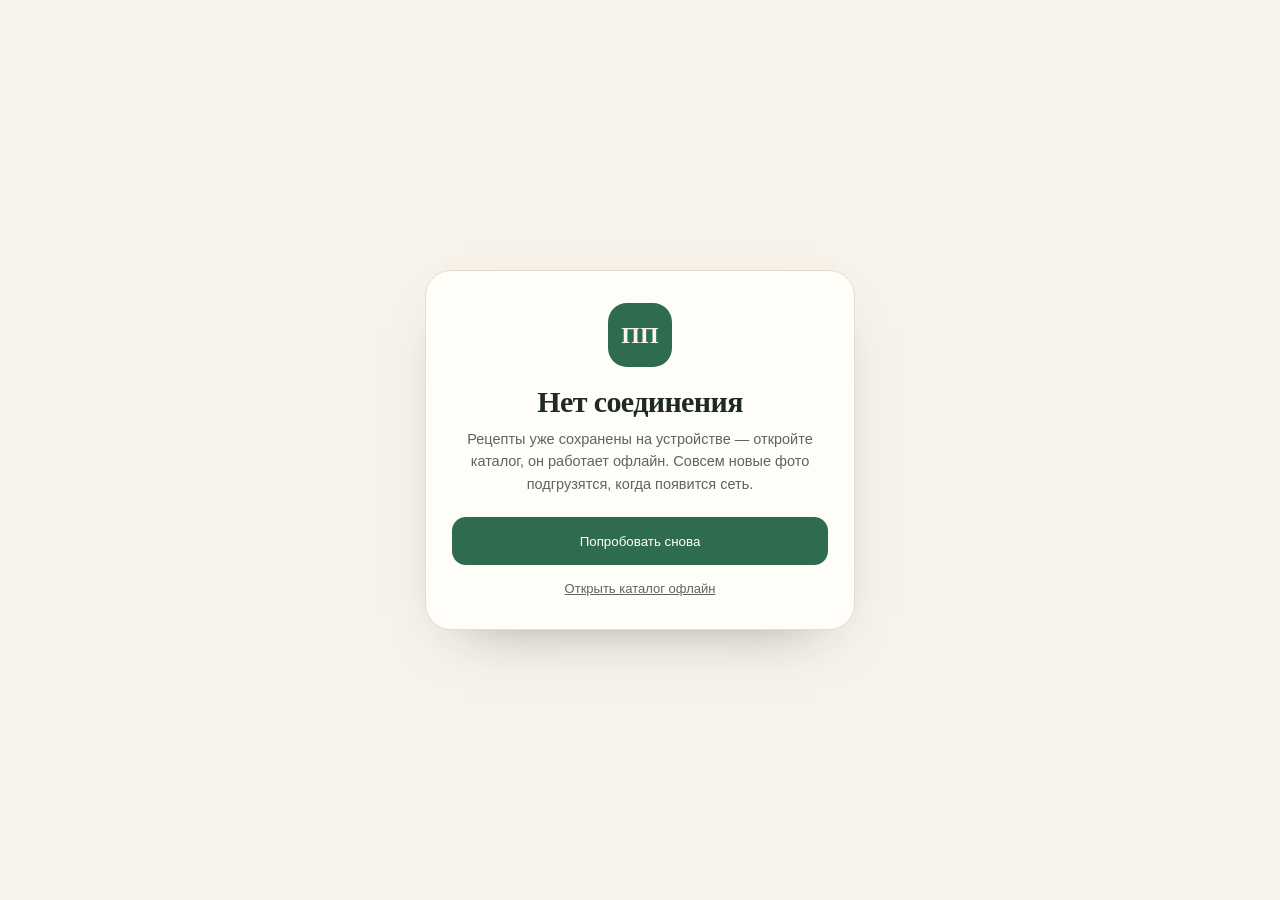
<file: offline.html>
<!doctype html>
<html lang="ru">
<head>
<meta charset="utf-8">
<meta name="viewport" content="width=device-width, initial-scale=1, viewport-fit=cover">
<title>Нет сети — ПП-каталог рецептов</title>
<meta name="theme-color" content="#f7f3ea">
<link rel="icon" href="assets/icons/favicon-32.png" sizes="32x32">
<style>
  :root {
    color-scheme: light dark;
    --bg: #f7f3ea;
    --surface: #fffdf8;
    --ink: #202a24;
    --muted: #5d655c;
    --line: #e5ddcd;
    --green: #2f6b4f;
  }
  @media (prefers-color-scheme: dark) {
    :root {
      --bg: #111612;
      --surface: #1a221b;
      --ink: #f1ecdf;
      --muted: #a9b4a9;
      --line: #2b352c;
      --green: #7cc39a;
    }
  }
  * { box-sizing: border-box; }
  body {
    margin: 0;
    min-height: 100dvh;
    display: grid;
    place-items: center;
    padding: max(24px, env(safe-area-inset-top)) 22px max(24px, env(safe-area-inset-bottom));
    background: var(--bg);
    color: var(--ink);
    font: 16px/1.55 -apple-system, BlinkMacSystemFont, "Segoe UI", Roboto, sans-serif;
    -webkit-font-smoothing: antialiased;
  }
  .card {
    width: min(430px, 100%);
    background: var(--surface);
    border: 1px solid var(--line);
    border-radius: 26px;
    padding: 32px 26px 28px;
    text-align: center;
    box-shadow: 0 24px 60px -40px rgba(20, 28, 22, .55);
  }
  .mark {
    width: 64px; height: 64px; margin: 0 auto 18px;
    border-radius: 19px;
    display: grid; place-items: center;
    background: var(--green);
    color: #f7f3ea;
    font: 700 24px/1 Georgia, "Times New Roman", serif;
  }
  h1 {
    margin: 0 0 10px;
    font: 600 30px/1.1 Georgia, "Iowan Old Style", serif;
    letter-spacing: -.02em;
  }
  p { margin: 0 0 22px; color: var(--muted); font-size: 14.5px; }
  button, a.button {
    display: inline-flex; align-items: center; justify-content: center;
    min-height: 48px; padding: 0 22px;
    border-radius: 14px; border: 1px solid transparent;
    background: var(--green); color: #fff;
    font: 600 15px/1 inherit; text-decoration: none; cursor: pointer;
    width: 100%;
  }
  a.link { display: inline-block; margin-top: 14px; color: var(--muted); font-size: 13px; }
</style>
</head>
<body>
  <div class="card">
    <div class="mark">ПП</div>
    <h1>Нет соединения</h1>
    <p>Рецепты уже сохранены на устройстве — откройте каталог, он работает офлайн. Совсем новые фото подгрузятся, когда появится сеть.</p>
    <button type="button" onclick="location.reload()">Попробовать снова</button>
    <a class="link" href="./">Открыть каталог офлайн</a>
  </div>
</body>
</html>
</file>
<file: assets/style.css>
/* ============================================================
   ПП-каталог рецептов — стили
   Тёплая «книжная» палитра, крупная типографика, акцент на фото
   ============================================================ */

:root {
  color-scheme: light;
  --font-display: "Iowan Old Style", "Palatino Linotype", Palatino, "Book Antiqua", Georgia, serif;
  --font-ui: -apple-system, BlinkMacSystemFont, "Segoe UI", Roboto, "Helvetica Neue", Arial, sans-serif;

  --bg: #f7f3ea;
  --bg-soft: #efe9dc;
  --surface: #fffdf8;
  --surface-2: #fbf7ef;
  --ink: #202a24;
  --ink-soft: #3c4a40;
  --muted: #5d655c;
  --line: #e5ddcd;
  --line-strong: #d6cbb7;

  --green: #2f6b4f;
  --green-soft: #e3eee6;
  --accent: #b8432f;
  --accent-soft: #fae6e0;
  --amber: #b97d22;
  --amber-soft: #f7ecd6;
  --blue: #45658c;
  --blue-soft: #e5edf6;

  --radius-xl: 26px;
  --radius-lg: 20px;
  --radius-md: 14px;
  --radius-sm: 10px;

  --shadow-sm: 0 1px 2px rgba(32, 42, 36, .05), 0 6px 16px -10px rgba(32, 42, 36, .18);
  --shadow-md: 0 2px 4px rgba(32, 42, 36, .05), 0 18px 40px -22px rgba(32, 42, 36, .35);
  --shadow-lg: 0 40px 100px -40px rgba(20, 28, 22, .55);

  --header-h: 70px;
  --container: 1280px;
  --tabbar-h: 0px;
  --safe-top: env(safe-area-inset-top, 0px);
  --safe-bottom: env(safe-area-inset-bottom, 0px);
  --safe-left: env(safe-area-inset-left, 0px);
  --safe-right: env(safe-area-inset-right, 0px);
  --tap: 44px;
  --ease: cubic-bezier(.22, .7, .25, 1);
}

[data-theme="dark"] {
  color-scheme: dark;
  --bg: #111612;
  --bg-soft: #182019;
  --surface: #1a221b;
  --surface-2: #202a22;
  --ink: #f1ecdf;
  --ink-soft: #d8d2c3;
  --muted: #a9b4a9;
  --line: #2b352c;
  --line-strong: #3b473c;

  --green: #7cc39a;
  --green-soft: #213528;
  --accent: #ef7760;
  --accent-soft: #38211c;
  --amber: #e0b164;
  --amber-soft: #332918;
  --blue: #8fb4dd;
  --blue-soft: #1e2a37;

  --shadow-sm: 0 1px 2px rgba(0, 0, 0, .3), 0 8px 20px -12px rgba(0, 0, 0, .6);
  --shadow-md: 0 2px 6px rgba(0, 0, 0, .35), 0 24px 50px -26px rgba(0, 0, 0, .8);
  --shadow-lg: 0 40px 100px -30px rgba(0, 0, 0, .85);
}

* { box-sizing: border-box; }
[hidden] { display: none !important; }

html {
  scroll-behavior: smooth;
  -webkit-text-size-adjust: 100%;
  scrollbar-gutter: stable;
}

html { overflow-x: clip; }
body {
  margin: 0;
  overflow-x: clip;
  -webkit-tap-highlight-color: transparent;
  overscroll-behavior-y: none;
  background: var(--bg);
  color: var(--ink);
  font-family: var(--font-ui);
  font-size: 16px;
  line-height: 1.5;
  -webkit-font-smoothing: antialiased;
  text-rendering: optimizeLegibility;
  transition: background-color .25s ease, color .25s ease;
}

body.no-scroll { overflow: hidden; }

img { display: block; max-width: 100%; }
button, input, select { font: inherit; color: inherit; }
button { cursor: pointer; }
a { color: inherit; }

::selection { background: var(--accent); color: #fff; }

:focus-visible {
  outline: 2px solid var(--accent);
  outline-offset: 3px;
  border-radius: 4px;
}

.container {
  width: 100%;
  max-width: var(--container);
  margin: 0 auto;
  padding: 0 28px;
}

/* ---------------- Header ---------------- */
.site-header {
  height: var(--header-h);
  display: flex;
  align-items: center;
  border-bottom: 1px solid var(--line);
  background: var(--bg);
  position: relative;
  z-index: 40;
}

.header-inner {
  display: flex;
  align-items: center;
  justify-content: space-between;
  gap: 20px;
}

.brand {
  display: inline-flex;
  align-items: center;
  gap: 12px;
  text-decoration: none;
}

.brand-mark {
  width: 42px;
  height: 42px;
  border-radius: 13px;
  background: var(--green);
  color: #f7f3ea;
  display: grid;
  place-items: center;
  font-family: var(--font-display);
  font-size: 18px;
  font-weight: 700;
  letter-spacing: .02em;
  box-shadow: inset 0 -2px 0 rgba(0, 0, 0, .12);
}

.brand-mark.small { width: 36px; height: 36px; font-size: 15px; border-radius: 11px; }

.brand-text { display: flex; flex-direction: column; line-height: 1.15; }
.brand-text strong { font-family: var(--font-display); font-size: 18px; letter-spacing: -.01em; }
.brand-text small { color: var(--muted); font-size: 11.5px; letter-spacing: .07em; text-transform: uppercase; margin-top: 2px; }

.header-actions { display: flex; align-items: center; gap: 8px; }

.icon-btn {
  width: 40px;
  height: 40px;
  display: grid;
  place-items: center;
  border: 1px solid var(--line);
  background: var(--surface);
  border-radius: 12px;
  color: var(--ink);
  transition: border-color .2s, transform .2s, background .2s;
}
.icon-btn:hover { border-color: var(--line-strong); transform: translateY(-1px); }
[data-theme="dark"] .icon-sun { display: none; }
[data-theme="light"] .icon-moon, :root:not([data-theme]) .icon-moon { display: none; }

.pill-btn {
  display: inline-flex;
  align-items: center;
  gap: 7px;
  height: 40px;
  padding: 0 13px;
  border-radius: 12px;
  border: 1px solid var(--line);
  background: var(--surface);
  font-size: 13.5px;
  font-weight: 600;
  transition: border-color .2s, transform .2s, background .2s;
}
.pill-btn:hover { border-color: var(--line-strong); transform: translateY(-1px); }
.pill-btn[aria-pressed="true"] { background: var(--accent-soft); border-color: color-mix(in srgb, var(--accent) 35%, var(--line)); color: var(--accent); }
.pill-btn[aria-pressed="true"] svg { fill: var(--accent); }
.pill-btn .count {
  min-width: 20px;
  height: 20px;
  padding: 0 6px;
  border-radius: 999px;
  background: var(--bg-soft);
  color: var(--ink-soft);
  font-size: 11.5px;
  font-weight: 700;
  display: grid;
  place-items: center;
}
.pill-btn[aria-pressed="true"] .count { background: var(--accent); color: #fff; }

/* ---------------- Hero ---------------- */
.hero {
  display: grid;
  grid-template-columns: minmax(0, 1.15fr) minmax(0, .85fr);
  gap: 48px;
  align-items: center;
  padding-top: 60px;
  padding-bottom: 46px;
}

.eyebrow {
  margin: 0 0 14px;
  font-size: 11.5px;
  font-weight: 700;
  letter-spacing: .16em;
  text-transform: uppercase;
  color: var(--green);
}

.hero-copy { min-width: 0; }
.hero h1 {
  margin: 0;
  font-family: var(--font-display);
  font-weight: 600;
  font-size: clamp(44px, 5.6vw, 76px);
  line-height: .98;
  letter-spacing: -.035em;
}
.hero h1 em { font-style: italic; color: var(--accent); }

.lede {
  margin: 22px 0 0;
  max-width: 560px;
  font-size: 17px;
  line-height: 1.6;
  color: var(--muted);
}

.search {
  display: flex;
  align-items: center;
  gap: 10px;
  margin-top: 26px;
  padding: 4px 8px 4px 16px;
  background: var(--surface);
  border: 1px solid var(--line);
  border-radius: 16px;
  box-shadow: var(--shadow-sm);
  max-width: 620px;
  transition: border-color .2s, box-shadow .2s;
}
.search:focus-within { border-color: var(--green); box-shadow: 0 0 0 4px color-mix(in srgb, var(--green) 12%, transparent), var(--shadow-sm); }
.search-icon { color: var(--muted); flex: none; }
.search input {
  flex: 1;
  min-width: 0;
  border: 0;
  outline: 0;
  background: transparent;
  padding: 13px 2px;
  font-size: 15.5px;
}
.search input::placeholder { color: var(--muted); opacity: .85; }
.search input::-webkit-search-cancel-button { -webkit-appearance: none; appearance: none; }
.search-kbd {
  flex: none;
  font-family: var(--font-ui);
  font-size: 12px;
  color: var(--muted);
  border: 1px solid var(--line);
  border-bottom-width: 2px;
  border-radius: 7px;
  padding: 2px 7px;
  background: var(--bg-soft);
}
.search-clear {
  flex: none;
  border: 0;
  background: var(--bg-soft);
  color: var(--muted);
  width: 26px;
  height: 26px;
  border-radius: 50%;
  font-size: 17px;
  line-height: 1;
}
.search-clear:hover { color: var(--ink); }

.quick { display: flex; flex-wrap: wrap; gap: 8px; margin-top: 16px; }
.quick-chip {
  border: 1px solid var(--line);
  background: transparent;
  border-radius: 999px;
  padding: 7px 13px;
  font-size: 13px;
  font-weight: 600;
  color: var(--ink-soft);
  display: inline-flex;
  align-items: center;
  gap: 7px;
  transition: background .2s, border-color .2s, color .2s, transform .2s;
}
.quick-chip span { font-size: 14px; }
.quick-chip:hover { background: var(--surface); border-color: var(--line-strong); transform: translateY(-1px); }
.quick-chip[aria-pressed="true"] { background: var(--green); border-color: var(--green); color: #f7f3ea; }

/* Collage */
.hero-collage { position: relative; height: 440px; min-width: 0; }
.hero-collage img {
  position: absolute;
  object-fit: cover;
  border-radius: 22px;
  border: 7px solid var(--surface);
  box-shadow: 0 30px 60px -28px rgba(20, 28, 22, .5);
  background: var(--surface-2);
}
.hero-collage .c1 { width: 60%; height: 66%; right: 0; top: 2%; transform: rotate(2.5deg); }
.hero-collage .c2 { width: 50%; height: 52%; left: 0; bottom: 3%; transform: rotate(-4deg); z-index: 2; }
.hero-collage .c3 { width: 36%; height: 38%; right: 8%; bottom: 0; transform: rotate(6deg); z-index: 3; }
.collage-badge {
  position: absolute;
  left: 4%;
  top: 6%;
  z-index: 4;
  background: var(--surface);
  border: 1px solid var(--line);
  border-radius: 16px;
  padding: 12px 15px;
  box-shadow: var(--shadow-md);
  transform: rotate(-2deg);
}
.collage-badge strong { display: block; font-family: var(--font-display); font-size: 26px; line-height: 1; }
.collage-badge span { font-size: 11.5px; color: var(--muted); letter-spacing: .04em; }

/* ---------------- Catalog toolbar ---------------- */
.catalog { padding-bottom: 70px; scroll-margin-top: 120px; }

.toolbar {
  position: sticky;
  top: 0;
  z-index: 30;
  margin: 0 -28px;
  padding: 10px 28px 0;
  background: var(--bg);
  background: color-mix(in srgb, var(--bg) 90%, transparent);
  backdrop-filter: blur(16px);
  -webkit-backdrop-filter: blur(16px);
  border-bottom: 1px solid transparent;
  transition: border-color .2s, box-shadow .2s;
}
.toolbar.is-stuck { border-bottom-color: var(--line); box-shadow: 0 12px 24px -24px rgba(0, 0, 0, .5); }

.cat-scroller { overflow-x: auto; scrollbar-width: none; -ms-overflow-style: none; }
.cat-scroller::-webkit-scrollbar { display: none; }
.cat-row { display: flex; gap: 8px; padding: 4px 0 12px; width: max-content; }
.cat-btn {
  display: inline-flex;
  align-items: center;
  gap: 8px;
  border: 1px solid var(--line);
  background: var(--surface);
  border-radius: 999px;
  padding: 9px 15px;
  font-size: 13.5px;
  font-weight: 600;
  color: var(--ink-soft);
  white-space: nowrap;
  transition: background .2s, color .2s, border-color .2s, transform .2s;
}
.cat-btn:hover { border-color: var(--line-strong); transform: translateY(-1px); }
.cat-btn .emoji { font-size: 15px; line-height: 1; }
.cat-btn .n { font-size: 11.5px; font-weight: 600; color: var(--muted); }
.cat-btn[aria-selected="true"] { background: var(--ink); border-color: var(--ink); color: var(--bg); }
.cat-btn[aria-selected="true"] .n { color: color-mix(in srgb, var(--bg) 65%, transparent); }
[data-theme="dark"] .cat-btn[aria-selected="true"] { background: var(--green); border-color: var(--green); color: #10201a; }
[data-theme="dark"] .cat-btn[aria-selected="true"] .n { color: rgba(16, 32, 26, .6); }

.tool-row { display: flex; align-items: center; gap: 10px; padding: 4px 0 12px; flex-wrap: wrap; }
.tool-spacer { flex: 1; }

.btn {
  display: inline-flex;
  align-items: center;
  justify-content: center;
  gap: 8px;
  height: 40px;
  padding: 0 15px;
  border-radius: 12px;
  border: 1px solid transparent;
  font-size: 13.5px;
  font-weight: 650;
  transition: background .2s, border-color .2s, color .2s, transform .2s, box-shadow .2s;
  white-space: nowrap;
}
.btn:hover { transform: translateY(-1px); }
.btn.ghost { background: var(--surface); border-color: var(--line); color: var(--ink); }
.btn.ghost:hover { border-color: var(--line-strong); }
.btn.dark { background: var(--ink); color: var(--bg); }
[data-theme="dark"] .btn.dark { background: var(--green); color: #10201a; }
.btn.dark:hover { box-shadow: var(--shadow-sm); }
.btn.text { background: none; border: 0; height: 32px; padding: 0 6px; color: var(--muted); text-decoration: underline; text-underline-offset: 3px; font-weight: 500; }
.btn.text:hover { color: var(--ink); }
.btn.text.danger:hover { color: var(--accent); }
.btn.primary { background: var(--green); color: #fff; }
.btn.primary:hover { filter: brightness(1.05); }

.filter-toggle { position: relative; }
.filter-dot {
  position: absolute;
  top: 7px;
  right: 7px;
  width: 7px;
  height: 7px;
  border-radius: 50%;
  background: var(--accent);
  box-shadow: 0 0 0 2px var(--surface);
}

.sort { display: inline-flex; align-items: center; gap: 8px; color: var(--muted); font-size: 13px; }
.sort-label { white-space: nowrap; }
.sort select {
  appearance: none;
  -webkit-appearance: none;
  border: 1px solid var(--line);
  background: var(--surface)
    url("data:image/svg+xml;utf8,<svg xmlns='http://www.w3.org/2000/svg' width='12' height='12' viewBox='0 0 24 24'><path d='m5 9 7 7 7-7' fill='none' stroke='%23737b72' stroke-width='2'/></svg>")
    no-repeat right 11px center;
  border-radius: 11px;
  padding: 0 30px 0 12px;
  height: 40px;
  font-size: 13.5px;
  font-weight: 600;
  color: var(--ink);
  cursor: pointer;
}

.active-chips { display: flex; flex-wrap: wrap; gap: 6px; }
.chip {
  display: inline-flex;
  align-items: center;
  gap: 6px;
  height: 30px;
  padding: 0 6px 0 11px;
  border-radius: 999px;
  background: var(--green-soft);
  color: var(--green);
  font-size: 12.5px;
  font-weight: 650;
}
.chip button {
  border: 0;
  background: color-mix(in srgb, var(--green) 18%, transparent);
  color: inherit;
  width: 18px;
  height: 18px;
  border-radius: 50%;
  font-size: 13px;
  line-height: 1;
  display: grid;
  place-items: center;
}
[data-theme="dark"] .chip { color: var(--green); }

/* Filter panel */
.filter-panel {
  display: block;
  margin: 0 -28px;
  padding: 22px 28px 26px;
  border-top: 1px solid var(--line);
  background: var(--bg);
  animation: panelIn .25s var(--ease);
}
.filter-panel[hidden] { display: none !important; }
.filter-cols {
  display: grid;
  grid-template-columns: minmax(0, 1.35fr) minmax(0, 1fr) minmax(0, 1fr);
  gap: 36px;
}
.filter-col-sort { display: none; }
.filter-sheet-head { display: none; }
.filter-sheet-foot { display: none; }
.sheet-grip { display: none; }
@keyframes panelIn { from { opacity: 0; transform: translateY(-6px); } to { opacity: 1; transform: none; } }

.filter-col h3 {
  margin: 0 0 14px;
  font-size: 12px;
  letter-spacing: .1em;
  text-transform: uppercase;
  color: var(--ink-soft);
  font-weight: 700;
}
.filter-col h3 span { text-transform: none; letter-spacing: 0; color: var(--muted); font-weight: 500; font-size: 11.5px; margin-left: 6px; }

.tag-cloud { display: flex; flex-wrap: wrap; gap: 7px; }
.tag-chip {
  display: inline-flex;
  align-items: center;
  gap: 7px;
  border: 1px solid var(--line);
  background: var(--surface);
  border-radius: 999px;
  padding: 7px 12px;
  font-size: 13px;
  font-weight: 600;
  color: var(--ink-soft);
  transition: background .2s, border-color .2s, color .2s;
}
.tag-chip .n { font-size: 11px; color: var(--muted); font-weight: 600; }
.tag-chip:hover { border-color: var(--line-strong); }
.tag-chip[aria-pressed="true"] { background: var(--green); border-color: var(--green); color: #fff; }
.tag-chip[aria-pressed="true"] .n { color: rgba(255, 255, 255, .7); }
.tag-chip[disabled] { opacity: .38; cursor: not-allowed; }

.range-head { display: flex; justify-content: space-between; align-items: baseline; font-size: 12.5px; color: var(--muted); margin-bottom: 10px; }
.range-head output { font-weight: 700; color: var(--ink); font-size: 13px; }
input[type="range"] {
  -webkit-appearance: none;
  appearance: none;
  width: 100%;
  height: 6px;
  border-radius: 999px;
  background: linear-gradient(to right, var(--green) var(--fill, 100%), var(--line) var(--fill, 100%));
  outline: none;
  margin: 4px 0 12px;
}
input[type="range"]::-webkit-slider-thumb {
  -webkit-appearance: none;
  width: 20px;
  height: 20px;
  border-radius: 50%;
  background: var(--surface);
  border: 2px solid var(--green);
  box-shadow: 0 2px 6px rgba(0, 0, 0, .18);
  cursor: grab;
}
input[type="range"]::-moz-range-thumb {
  width: 18px;
  height: 18px;
  border-radius: 50%;
  background: var(--surface);
  border: 2px solid var(--green);
  cursor: grab;
}
.presets { display: flex; flex-wrap: wrap; gap: 6px; margin-bottom: 18px; }
.presets button {
  border: 1px solid var(--line);
  background: transparent;
  color: var(--muted);
  border-radius: 8px;
  padding: 5px 9px;
  font-size: 12px;
  font-weight: 600;
}
.presets button:hover { color: var(--ink); border-color: var(--line-strong); }
.presets button.active { background: var(--green-soft); color: var(--green); border-color: transparent; }

.switch { display: flex; align-items: center; gap: 10px; font-size: 13.5px; font-weight: 600; color: var(--ink-soft); cursor: pointer; user-select: none; }
.switch input { position: absolute; opacity: 0; pointer-events: none; }
.switch-track { width: 38px; height: 22px; border-radius: 999px; background: var(--line-strong); position: relative; transition: background .2s; flex: none; }
.switch-thumb { position: absolute; top: 3px; left: 3px; width: 16px; height: 16px; border-radius: 50%; background: #fff; transition: transform .2s var(--ease); box-shadow: 0 1px 2px rgba(0,0,0,.25); }
.switch input:checked + .switch-track { background: var(--green); }
.switch input:checked + .switch-track .switch-thumb { transform: translateX(16px); }

/* Results head */
.results-head {
  display: flex;
  align-items: flex-end;
  justify-content: space-between;
  gap: 18px;
  padding: 30px 0 22px;
}
.results-head h2 {
  margin: 0;
  font-family: var(--font-display);
  font-size: clamp(28px, 3vw, 38px);
  font-weight: 600;
  letter-spacing: -.02em;
  line-height: 1.1;
}
.results-meta { margin: 6px 0 0; color: var(--muted); font-size: 13.5px; }

/* ---------------- Grid / cards ---------------- */
.grid {
  display: grid;
  grid-template-columns: repeat(auto-fill, minmax(250px, 1fr));
  gap: 24px 22px;
}

.card {
  position: relative;
  display: flex;
  flex-direction: column;
  background: var(--surface);
  border: 1px solid var(--line);
  border-radius: var(--radius-xl);
  overflow: hidden;
  box-shadow: var(--shadow-sm);
  cursor: pointer;
  transition: transform .35s var(--ease), box-shadow .35s var(--ease), border-color .25s;
  animation: cardIn .45s var(--ease) both;
  animation-delay: calc(var(--i, 0) * 22ms);
}
@keyframes cardIn { from { opacity: 0; transform: translateY(14px); } to { opacity: 1; transform: none; } }
.card:hover { transform: translateY(-5px); box-shadow: var(--shadow-md); border-color: var(--line-strong); }
.card:focus-visible { outline: 2px solid var(--accent); outline-offset: 3px; }

.card-media { position: relative; aspect-ratio: 4 / 3; overflow: hidden; background: var(--surface-2); }
.card-media img { width: 100%; height: 100%; object-fit: cover; transition: transform .8s var(--ease), opacity .4s; }
.card:hover .card-media img { transform: scale(1.045); }
.card-media::after {
  content: "";
  position: absolute;
  inset: 40% 0 0;
  background: linear-gradient(to top, rgba(12, 18, 14, .5), transparent);
  pointer-events: none;
}

.card-badges { position: absolute; left: 11px; top: 11px; z-index: 2; display: flex; flex-wrap: wrap; gap: 5px; max-width: 76%; }
.badge {
  font-size: 10.5px;
  font-weight: 650;
  letter-spacing: .01em;
  padding: 4px 8px;
  border-radius: 999px;
  background: rgba(255, 253, 248, .92);
  color: #26332a;
  backdrop-filter: blur(8px);
  -webkit-backdrop-filter: blur(8px);
  box-shadow: 0 1px 2px rgba(0, 0, 0, .08);
}
.badge.protein { background: rgba(47, 107, 79, .94); color: #fff; }
.badge.hit { background: rgba(184, 67, 47, .96); color: #fff; }
.badge.fast { background: rgba(244, 199, 100, .96); color: #33260a; }

.fav-btn {
  position: absolute;
  top: 10px;
  right: 10px;
  z-index: 3;
  width: 36px;
  height: 36px;
  border-radius: 50%;
  border: 0;
  background: rgba(255, 253, 248, .92);
  color: #414d43;
  display: grid;
  place-items: center;
  backdrop-filter: blur(8px);
  -webkit-backdrop-filter: blur(8px);
  transition: transform .2s var(--ease), background .2s, color .2s;
}
.fav-btn:hover { transform: scale(1.08); }
.fav-btn svg { transition: fill .2s, transform .2s; }
.fav-btn[aria-pressed="true"] { color: var(--accent); }
.fav-btn[aria-pressed="true"] svg { fill: var(--accent); stroke: var(--accent); }
.fav-btn:active { transform: scale(.92); }

.kcal-pill {
  position: absolute;
  left: 11px;
  bottom: 11px;
  z-index: 2;
  display: inline-flex;
  align-items: baseline;
  gap: 4px;
  padding: 5px 9px;
  border-radius: 9px;
  background: rgba(16, 24, 19, .66);
  color: #fff;
  font-size: 11.5px;
  font-weight: 600;
  backdrop-filter: blur(6px);
  -webkit-backdrop-filter: blur(6px);
}
.kcal-pill b { font-size: 14px; font-weight: 750; }
.kcal-pill span { opacity: .75; font-weight: 500; }

.variants-pill {
  position: absolute;
  right: 11px;
  bottom: 11px;
  z-index: 2;
  padding: 4px 8px;
  border-radius: 8px;
  background: rgba(255, 253, 248, .9);
  color: #2c3a30;
  font-size: 10.5px;
  font-weight: 650;
}

.card-body { padding: 15px 16px 14px; display: flex; flex-direction: column; gap: 7px; flex: 1; }
.card-cat {
  font-size: 10px;
  letter-spacing: .12em;
  text-transform: uppercase;
  font-weight: 700;
  color: var(--muted);
  white-space: nowrap;
  overflow: hidden;
  text-overflow: ellipsis;
}
.card-title {
  margin: 0;
  font-family: var(--font-display);
  font-size: 21px;
  font-weight: 600;
  line-height: 1.14;
  letter-spacing: -.012em;
  display: -webkit-box;
  -webkit-line-clamp: 2;
  -webkit-box-orient: vertical;
  overflow: hidden;
}
.macros { display: flex; align-items: center; gap: 11px; font-size: 12px; color: var(--muted); }
.macro { display: inline-flex; align-items: center; gap: 5px; white-space: nowrap; }
.macro i { width: 7px; height: 7px; border-radius: 50%; display: inline-block; }
.macro.p i { background: var(--green); }
.macro.f i { background: var(--amber); }
.macro.c i { background: var(--blue); }
.macro b { color: var(--ink); font-weight: 650; }

.card-foot {
  margin-top: auto;
  padding-top: 10px;
  border-top: 1px dashed var(--line);
  display: flex;
  align-items: center;
  justify-content: space-between;
  gap: 8px;
  font-size: 11.5px;
  color: var(--muted);
}
.card-open { display: inline-flex; align-items: center; gap: 4px; font-weight: 650; color: var(--ink-soft); transition: gap .2s, color .2s; }
.card:hover .card-open { gap: 7px; color: var(--accent); }

/* Empty */
.empty {
  padding: 70px 20px;
  text-align: center;
  border: 1px dashed var(--line-strong);
  border-radius: var(--radius-xl);
  background: var(--surface-2);
}
.empty-icon { font-size: 46px; margin-bottom: 8px; }
.empty h3 { font-family: var(--font-display); font-size: 30px; margin: 0 0 8px; font-weight: 600; }
.empty p { color: var(--muted); max-width: 420px; margin: 0 auto 22px; }

/* ---------------- Footer ---------------- */
.site-footer { border-top: 1px solid var(--line); background: var(--bg-soft); padding: 36px 0 44px; }
.footer-inner { display: flex; justify-content: space-between; gap: 30px; align-items: flex-start; flex-wrap: wrap; }
.footer-brand { display: flex; gap: 14px; align-items: flex-start; max-width: 640px; }
.footer-brand strong { font-family: var(--font-display); font-size: 19px; font-weight: 600; }
.footer-brand p { margin: 6px 0 0; color: var(--muted); font-size: 13px; line-height: 1.55; }
.footer-note { max-width: 360px; margin: 0; color: var(--muted); font-size: 12px; line-height: 1.6; }

/* ---------------- Modal ---------------- */
.modal { position: fixed; inset: 0; z-index: 100; display: grid; place-items: center; padding: 26px; }
.modal[aria-hidden="true"] { display: none; }
.modal-backdrop {
  position: absolute;
  inset: 0;
  background: rgba(16, 22, 18, .58);
  backdrop-filter: blur(6px);
  -webkit-backdrop-filter: blur(6px);
  animation: fadeIn .25s ease;
}
@keyframes fadeIn { from { opacity: 0; } to { opacity: 1; } }
.modal-panel {
  position: relative;
  min-width: 0;
  width: min(1060px, 100%);
  max-height: 93vh;
  overflow: hidden;
  background: var(--surface);
  border-radius: 28px;
  box-shadow: var(--shadow-lg);
  animation: modalIn .35s var(--ease);
  scrollbar-width: thin;
}
@keyframes modalIn { from { opacity: 0; transform: translateY(26px) scale(.985); } to { opacity: 1; transform: none; } }

.modal-close {
  position: absolute;
  top: 16px;
  right: 16px;
  z-index: 6;
  width: 42px;
  height: 42px;
  border-radius: 50%;
  border: 0;
  background: rgba(255, 253, 248, .94);
  color: #26332a;
  display: grid;
  place-items: center;
  box-shadow: 0 4px 14px rgba(0, 0, 0, .18);
  transition: transform .2s, background .2s;
}
.modal-close:hover { transform: scale(1.07); background: #fff; }

.modal-nav { position: absolute; top: 16px; left: 16px; z-index: 6; display: flex; gap: 8px; }
.modal-nav button {
  width: 40px;
  height: 40px;
  border-radius: 50%;
  border: 0;
  background: rgba(255, 253, 248, .9);
  color: #26332a;
  font-size: 18px;
  display: grid;
  place-items: center;
  box-shadow: 0 4px 14px rgba(0, 0, 0, .16);
  transition: transform .2s, background .2s;
}
.modal-nav button:hover { background: #fff; transform: scale(1.06); }
.modal-nav button[disabled] { opacity: .4; pointer-events: none; }

#modalContent { max-height: 93vh; overflow-y: auto; overflow-x: hidden; border-radius: inherit; scrollbar-width: thin; }
.modal-hero { position: relative; height: 380px; background: var(--surface-2); }
.modal-hero img { width: 100%; height: 100%; object-fit: cover; object-position: center 60%; }
.modal-hero::after {
  content: "";
  position: absolute;
  inset: 0;
  background: linear-gradient(to top, rgba(10, 16, 12, .82) 0%, rgba(10, 16, 12, .25) 45%, rgba(10, 16, 12, .05) 70%);
}
.modal-head { position: absolute; left: 0; right: 0; bottom: 0; padding: 26px 30px 24px; z-index: 2; color: #fff; }
.modal-cat { font-size: 11px; letter-spacing: .14em; text-transform: uppercase; font-weight: 700; opacity: .8; margin-bottom: 8px; }
.modal-title {
  margin: 0;
  font-family: var(--font-display);
  font-size: clamp(30px, 3.8vw, 48px);
  line-height: 1.02;
  font-weight: 600;
  letter-spacing: -.025em;
  text-shadow: 0 2px 26px rgba(0, 0, 0, .3);
  max-width: 800px;
}
.modal-tags { display: flex; flex-wrap: wrap; gap: 6px; margin-top: 14px; }
.modal-tags .badge { background: rgba(255, 255, 255, .16); color: #fff; border: 1px solid rgba(255, 255, 255, .22); backdrop-filter: blur(8px); }
.modal-tags .badge.protein { background: rgba(47, 107, 79, .85); border-color: transparent; }
.modal-tags .badge.hit { background: rgba(184, 67, 47, .95); border-color: transparent; }
.modal-tags .badge.fast { background: rgba(244, 199, 100, .92); color: #33260a; border-color: transparent; }

.modal-body { padding: 28px 30px 34px; display: grid; grid-template-columns: minmax(0, 1.02fr) minmax(0, .98fr); gap: 40px; min-width: 0; }
.modal-col-left { min-width: 0; }
.modal-col-right { min-width: 0; }

.section-title {
  margin: 0 0 14px;
  font-size: 11.5px;
  font-weight: 700;
  letter-spacing: .14em;
  text-transform: uppercase;
  color: var(--muted);
  display: flex;
  align-items: center;
  justify-content: space-between;
  gap: 10px;
}
.section-title .hint { text-transform: none; letter-spacing: 0; font-weight: 500; font-size: 11.5px; color: var(--muted); }

.nutri-grid { display: grid; grid-template-columns: repeat(4, minmax(0, 1fr)); gap: 8px; min-width: 0; }
.nutri-cell {
  min-width: 0;
  background: var(--bg);
  border: 1px solid var(--line);
  border-radius: 14px;
  padding: 11px 8px 10px;
  text-align: center;
}
.nutri-cell .v { font-family: var(--font-display); font-size: 26px; line-height: 1; font-weight: 600; letter-spacing: -.02em; }
.nutri-cell .v small { font-size: 11px; font-family: var(--font-ui); font-weight: 600; color: var(--muted); letter-spacing: 0; margin-left: 2px; }
.nutri-cell .l { font-size: 10.5px; color: var(--muted); text-transform: uppercase; letter-spacing: .08em; margin-top: 6px; font-weight: 650; }
.nutri-cell .t { font-size: 10.5px; color: var(--muted); margin-top: 3px; }

.variant-tabs { display: flex; flex-wrap: wrap; gap: 6px; margin-top: 16px; }
.variant-tab {
  border: 1px solid var(--line);
  background: var(--surface);
  border-radius: 999px;
  padding: 6px 11px;
  font-size: 12px;
  font-weight: 600;
  color: var(--ink-soft);
  transition: background .2s, border-color .2s, color .2s;
}
.variant-tab:hover { border-color: var(--line-strong); }
.variant-tab[aria-selected="true"] { background: var(--green); border-color: var(--green); color: #fff; }

.portion {
  min-width: 0;
  margin-top: 18px;
  background: var(--surface-2);
  border: 1px solid var(--line);
  border-radius: 16px;
  padding: 14px;
}
.portion-head { display: flex; align-items: center; justify-content: space-between; gap: 8px; flex-wrap: wrap; font-size: 12.5px; color: var(--muted); }
.portion-input { display: inline-flex; align-items: center; gap: 5px; }
.portion-input input {
  width: 74px;
  height: 34px;
  border: 1px solid var(--line);
  background: var(--surface);
  border-radius: 9px;
  text-align: center;
  font-size: 14px;
  font-weight: 650;
  color: var(--ink);
}
.portion-presets { display: flex; gap: 5px; }
.portion-presets button { border: 1px solid var(--line); background: transparent; border-radius: 7px; padding: 3px 7px; font-size: 11px; color: var(--muted); font-weight: 600; }
.portion-presets button:hover { color: var(--ink); border-color: var(--line-strong); }
.portion-result { margin-top: 10px; font-size: 13px; color: var(--ink-soft); display: flex; flex-wrap: wrap; gap: 4px 12px; }
.portion-result b { color: var(--ink); }
.dish-weight { margin-top: 8px; font-size: 11.5px; color: var(--muted); }

.modal-actions { display: flex; flex-wrap: wrap; gap: 8px; margin-top: 18px; }
.modal-actions .btn { height: 42px; }

.ing-list { margin-top: 4px; }
.ing-group { margin-bottom: 16px; }
.ing-group:last-child { margin-bottom: 0; }
.ing-group h4 {
  margin: 0 0 6px;
  font-size: 11px;
  letter-spacing: .1em;
  text-transform: uppercase;
  color: var(--green);
  font-weight: 700;
}
.ing-group h4.highlight::after { content: " · выбранный вариант"; color: var(--muted); letter-spacing: 0; text-transform: none; font-weight: 500; }
.ing {
  display: flex;
  align-items: flex-start;
  gap: 10px;
  padding: 8px 0;
  border-bottom: 1px dashed var(--line);
  font-size: 14px;
  line-height: 1.4;
}
.ing:last-child { border-bottom: 0; }
.ing input { margin: 2px 0 0; width: 16px; height: 16px; accent-color: var(--green); flex: none; cursor: pointer; }
.ing label { cursor: pointer; flex: 1; }
.ing .amount { color: var(--muted); white-space: normal; text-align: right; max-width: 48%; overflow-wrap: anywhere; margin-left: auto; font-size: 12.5px; padding-left: 8px; }
.ing input:checked + label { color: var(--muted); text-decoration: line-through; }
.ing input:checked + label + .amount { color: var(--muted); opacity: .6; }

.steps { margin: 0; padding: 0; counter-reset: step; }
.steps .step {
  position: relative;
  counter-increment: step;
  display: grid;
  grid-template-columns: 30px 1fr;
  gap: 12px;
  padding: 4px 0 14px;
  font-size: 14px;
  line-height: 1.55;
}
.steps .step::before {
  content: counter(step);
  width: 30px;
  height: 30px;
  border-radius: 50%;
  background: var(--green-soft);
  color: var(--green);
  font-family: var(--font-display);
  font-size: 15px;
  font-weight: 700;
  display: grid;
  place-items: center;
  margin-top: 1px;
}
.steps .step-group {
  font-size: 11px;
  letter-spacing: .1em;
  text-transform: uppercase;
  color: var(--green);
  font-weight: 700;
  margin: 10px 0 2px;
}
.step-text { padding-top: 3px; }
.step-group + .step { padding-top: 2px; }
mark { background: var(--amber-soft); color: inherit; border-radius: 3px; padding: 0 1px; }

.modal-source {
  margin-top: 26px;
  padding-top: 16px;
  border-top: 1px solid var(--line);
  font-size: 11.5px;
  color: var(--muted);
  display: flex;
  justify-content: space-between;
  gap: 14px;
  flex-wrap: wrap;
}

/* ---------------- Drawer ---------------- */
.drawer { position: fixed; inset: 0; z-index: 120; }
.drawer[aria-hidden="true"] { display: none; }
.drawer-backdrop { position: absolute; inset: 0; background: rgba(16, 22, 18, .5); backdrop-filter: blur(4px); -webkit-backdrop-filter: blur(4px); animation: fadeIn .2s ease; }
.drawer-panel {
  position: absolute;
  top: 0;
  right: 0;
  bottom: 0;
  width: min(440px, 100%);
  background: var(--surface);
  display: flex;
  flex-direction: column;
  box-shadow: -30px 0 80px -40px rgba(0, 0, 0, .5);
  animation: drawerIn .3s var(--ease);
}
@keyframes drawerIn { from { transform: translateX(30px); opacity: .6; } to { transform: none; opacity: 1; } }
.drawer-head { display: flex; align-items: flex-start; justify-content: space-between; gap: 16px; padding: 22px 22px 16px; border-bottom: 1px solid var(--line); }
.drawer-head .eyebrow { margin-bottom: 4px; }
.drawer-head h2 { margin: 0; font-family: var(--font-display); font-size: 28px; font-weight: 600; letter-spacing: -.02em; }
.drawer-body { flex: 1; overflow-y: auto; padding: 18px 22px; }
.drawer-foot { display: flex; align-items: center; justify-content: space-between; gap: 10px; padding: 14px 22px; border-top: 1px solid var(--line); background: var(--surface); }
.drawer-foot .btn { height: 38px; }

.shop-group { margin-bottom: 22px; }
.shop-group h3 { margin: 0 0 8px; font-family: var(--font-display); font-size: 17px; font-weight: 600; letter-spacing: -.01em; }
.shop-group h3 span { display: block; font-family: var(--font-ui); font-size: 10.5px; letter-spacing: .1em; text-transform: uppercase; color: var(--muted); font-weight: 650; margin-bottom: 2px; }
.shop-item { display: flex; align-items: flex-start; gap: 9px; padding: 7px 0; border-bottom: 1px dashed var(--line); font-size: 13.5px; }
.shop-item input { margin-top: 2px; width: 15px; height: 15px; accent-color: var(--green); flex: none; }
.shop-item .t { flex: 1; line-height: 1.4; }
.shop-item .a { color: var(--muted); font-size: 12px; white-space: nowrap; }
.shop-item.checked .t { color: var(--muted); text-decoration: line-through; }
.shop-remove { border: 0; background: none; color: var(--muted); width: 22px; height: 22px; border-radius: 50%; display: grid; place-items: center; font-size: 15px; flex: none; }
.shop-remove:hover { background: var(--bg-soft); color: var(--accent); }
.shop-empty { text-align: center; padding: 50px 10px; color: var(--muted); }
.shop-empty .big { font-size: 40px; margin-bottom: 10px; }
.shop-empty p { margin: 0 auto; max-width: 280px; font-size: 13.5px; line-height: 1.55; }

/* ---------------- Toast ---------------- */
.toast {
  position: fixed;
  left: 50%;
  bottom: 26px;
  transform: translate(-50%, 20px);
  z-index: 200;
  background: var(--ink);
  color: var(--bg);
  padding: 11px 18px;
  border-radius: 999px;
  font-size: 13.5px;
  font-weight: 600;
  box-shadow: var(--shadow-md);
  opacity: 0;
  pointer-events: none;
  transition: opacity .25s, transform .25s var(--ease);
  max-width: calc(100vw - 32px);
  text-align: center;
}
[data-theme="dark"] .toast { background: var(--green); color: #10201a; }
.toast.show { opacity: 1; transform: translate(-50%, 0); }

/* ---------------- Мобильные компоненты (скрыты на десктопе) ---------------- */
.skip-link {
  position: fixed;
  top: 8px;
  left: 8px;
  z-index: 300;
  transform: translateY(-150%);
  background: var(--ink);
  color: var(--bg);
  padding: 10px 16px;
  border-radius: 10px;
  font-size: 13px;
  font-weight: 650;
  text-decoration: none;
  transition: transform .2s var(--ease);
}
.skip-link:focus-visible { transform: translateY(0); }

.visually-hidden {
  position: absolute !important;
  width: 1px; height: 1px;
  margin: -1px; padding: 0; border: 0;
  clip-path: inset(50%);
  overflow: hidden;
  white-space: nowrap;
}

.offline-bar {
  position: fixed;
  top: 0; left: 0; right: 0;
  z-index: 90;
  display: flex;
  align-items: center;
  justify-content: center;
  gap: 8px;
  padding: 9px 16px;
  background: var(--amber-soft);
  color: var(--amber);
  font-size: 12.5px;
  font-weight: 650;
  text-align: center;
  border-bottom: 1px solid color-mix(in srgb, var(--amber) 22%, transparent);
}
.offline-bar[hidden] { display: none; }

.mbar { display: none; }
.search-pill { display: none; }
.tabbar { display: none; }
.recipe-bar { display: none; }
.modal-mini { display: none; }
.sheet { display: none; }
.install-banner { display: none; }
.update-bar {
  position: fixed;
  left: 50%;
  bottom: calc(20px + var(--safe-bottom));
  transform: translateX(-50%);
  z-index: 210;
  display: flex;
  align-items: center;
  gap: 14px;
  padding: 10px 12px 10px 16px;
  background: var(--ink);
  color: var(--bg);
  border-radius: 999px;
  font-size: 13px;
  font-weight: 600;
  box-shadow: var(--shadow-md);
  max-width: calc(100vw - 32px);
}
.update-bar[hidden] { display: none; }
.update-bar button {
  border: 0;
  background: var(--green);
  color: #fff;
  border-radius: 999px;
  padding: 7px 14px;
  font-size: 12.5px;
  font-weight: 700;
  white-space: nowrap;
}
[data-theme="dark"] .update-bar { background: var(--surface-2); color: var(--ink); }

/* ---------------- Responsive ---------------- */
@media (max-width: 1120px) {
  .hero { gap: 30px; }
  .hero-collage { height: 380px; }
  .modal-body { gap: 28px; }
}

@media (max-width: 980px) {
  .hero { grid-template-columns: 1fr; padding-top: 42px; padding-bottom: 30px; }
  .hero-collage { display: none; }
  .lede { max-width: 640px; }
  .filter-panel { grid-template-columns: 1fr 1fr; gap: 26px; }
  .filter-col-tags { grid-column: 1 / -1; }
  .modal-body { grid-template-columns: 1fr; gap: 26px; }
  .modal-hero { height: 300px; }
}

/* ============================================================
   МОБИЛЬНЫЙ СЛОЙ
   Нижняя навигация, шторки, крупные тач-цели, safe-area
   ============================================================ */
@media (max-width: 900px) {
  :root {
    --tabbar-h: 60px;
    --header-h: 56px;
  }
  html { scrollbar-gutter: auto; }
  body {
    padding-bottom: calc(var(--tabbar-h) + var(--safe-bottom));
    scroll-padding-top: calc(var(--header-h) + 12px);
  }

  .container { padding-left: max(16px, var(--safe-left)); padding-right: max(16px, var(--safe-right)); }

  /* --- app bar --- */
  .site-header {
    height: var(--header-h);
    padding-top: var(--safe-top);
    height: calc(var(--header-h) + var(--safe-top));
    position: sticky;
    top: 0;
    z-index: 60;
    background: color-mix(in srgb, var(--bg) 92%, transparent);
    backdrop-filter: blur(14px);
    -webkit-backdrop-filter: blur(14px);
    border-bottom: 1px solid transparent;
    transition: border-color .2s;
  }
  .site-header.is-scrolled { border-bottom-color: var(--line); }
  .header-inner { gap: 10px; }
  .brand-mark { width: 36px; height: 36px; border-radius: 11px; font-size: 15px; }
  .brand-text strong { font-size: 15.5px; }
  .brand-text small { display: none; }
  .header-actions { gap: 6px; }
  .search-jump { display: none !important; }
  .pill-btn { display: none; }
  .icon-btn { width: var(--tap); height: var(--tap); border-radius: 13px; }
  .install-icon { display: grid; }

  /* --- hero --- */
  .hero {
    grid-template-columns: 1fr;
    gap: 0;
    padding-top: 14px;
    padding-bottom: 8px;
  }
  .hero-collage { display: none; }
  .eyebrow { font-size: 10px; letter-spacing: .12em; margin-bottom: 7px; }
  .hero h1 { font-size: clamp(32px, 9.6vw, 42px); line-height: 1.02; }
  .lede {
    margin-top: 10px;
    font-size: 14px;
    line-height: 1.45;
    display: -webkit-box;
    -webkit-line-clamp: 2;
    -webkit-box-orient: vertical;
    overflow: hidden;
  }
  .search { display: none; }
  .search-pill {
    display: flex;
    align-items: center;
    gap: 10px;
    width: 100%;
    min-height: 48px;
    margin-top: 12px;
    padding: 0 16px;
    border-radius: 15px;
    border: 1px solid var(--line);
    background: var(--surface);
    color: var(--muted);
    font-size: 14.5px;
    text-align: left;
    box-shadow: var(--shadow-sm);
  }
  .search-pill svg { flex: none; color: var(--muted); }
  .search-pill span { overflow: hidden; text-overflow: ellipsis; white-space: nowrap; }
  .search-pill:active { transform: scale(.99); }
  .search-pill.has-query { color: var(--ink); font-weight: 600; border-color: var(--green); }

  /* --- быстрые чипы: горизонтальная лента --- */
  .quick {
    display: flex;
    flex-wrap: nowrap;
    gap: 8px;
    margin: 12px calc(-1 * max(16px, var(--safe-left))) 0;
    padding: 0 max(16px, var(--safe-left)) 2px;
    overflow-x: auto;
    scroll-snap-type: x proximity;
    scrollbar-width: none;
    -ms-overflow-style: none;
  }
  .quick::-webkit-scrollbar { display: none; }
  .quick-chip {
    flex: none;
    min-height: 38px;
    padding: 0 14px;
    font-size: 13px;
    scroll-snap-align: start;
    background: var(--surface);
  }
  .quick-chip[aria-pressed="true"] { background: var(--green); border-color: var(--green); color: #f7f3ea; }

  /* --- панель над каталогом --- */
  .mbar {
    display: flex;
    align-items: center;
    gap: 8px;
    padding: 8px 0 4px;
  }
  .mbar-btn {
    display: inline-flex;
    align-items: center;
    gap: 7px;
    min-height: var(--tap);
    padding: 0 14px;
    border-radius: 13px;
    border: 1px solid var(--line);
    background: var(--surface);
    font-size: 13.5px;
    font-weight: 650;
    color: var(--ink);
  }
  .mbar-btn:active { background: var(--bg-soft); }
  .mbar-btn[aria-expanded="true"] { background: var(--green-soft); border-color: transparent; color: var(--green); }
  .mbar-reset { border: 0; background: none; color: var(--muted); font-weight: 600; padding: 0 8px; text-decoration: underline; text-underline-offset: 3px; }
  .mbar-spacer { flex: 1; }
  .mbar-random { border: 0; background: var(--ink); color: var(--bg); }
  [data-theme="dark"] .mbar-random { background: var(--green); color: #10201a; }
  .mbar-badge {
    min-width: 19px;
    height: 19px;
    padding: 0 5px;
    border-radius: 999px;
    background: var(--accent);
    color: #fff;
    font-size: 11px;
    font-weight: 700;
    display: grid;
    place-items: center;
  }

  /* --- категории --- */
  .toolbar {
    position: sticky;
    top: calc(var(--header-h) + var(--safe-top));
    margin: 0 calc(-1 * max(16px, var(--safe-left)));
    padding: 4px max(16px, var(--safe-left)) 0;
    background: var(--bg);
    border-bottom: 1px solid transparent;
    backdrop-filter: none;
    -webkit-backdrop-filter: none;
  }
  .toolbar.is-stuck { border-bottom-color: var(--line); }
  .cat-scroller {
    margin: 0 calc(-1 * max(16px, var(--safe-left)));
    padding: 0 max(16px, var(--safe-left));
    scroll-padding-left: max(16px, var(--safe-left));
  }
  .cat-row { gap: 7px; padding: 6px 0 10px; }
  .cat-btn {
    min-height: 40px;
    padding: 0 14px;
    font-size: 13px;
    border-radius: 999px;
  }
  .cat-btn .n { display: none; }
  .tool-row { display: none; }
  .filter-sheet-foot { display: none; }

  /* --- заголовок результатов --- */
  .results-head { padding: 10px 0 12px; align-items: center; }
  .results-head h2 { font-size: 24px; }
  .results-meta { font-size: 12.5px; margin-top: 3px; }
  #resetBtn { display: none; }
  .active-chips { display: none; }

  /* --- сетка карточек --- */
  .grid { grid-template-columns: repeat(2, minmax(0, 1fr)); gap: 12px; }
  .card { border-radius: 16px; }
  .card-media { aspect-ratio: 1 / 1; }
  .card-body { padding: 10px 10px 9px; gap: 4px; }
  .card-cat { font-size: 9px; letter-spacing: .07em; }
  .card-title { font-size: 15px; line-height: 1.16; -webkit-line-clamp: 3; }
  .card-badges { left: 7px; top: 7px; gap: 3px; max-width: 70%; }
  .badge { font-size: 8.5px; padding: 3px 6px; }
  .badge:nth-child(n+3) { display: none; }
  .fav-btn {
    width: 38px;
    height: 38px;
    top: 4px;
    right: 4px;
    background: transparent;
    backdrop-filter: none;
    -webkit-backdrop-filter: none;
  }
  .fav-btn::before {
    content: "";
    position: absolute;
    inset: 4px;
    border-radius: 50%;
    background: rgba(255, 253, 248, .92);
    backdrop-filter: blur(8px);
    -webkit-backdrop-filter: blur(8px);
    box-shadow: 0 1px 4px rgba(0, 0, 0, .14);
  }
  .fav-btn svg { position: relative; z-index: 1; }
  .kcal-pill { left: 7px; bottom: 7px; padding: 3px 6px; font-size: 9.5px; border-radius: 7px; }
  .kcal-pill b { font-size: 12px; }
  .kcal-pill span { display: none; }
  .variants-pill { right: 7px; bottom: 7px; font-size: 9px; padding: 3px 6px; }
  .macros { font-size: 10px; gap: 7px; }
  .macro i { width: 5px; height: 5px; }
  .card-foot { font-size: 9.5px; padding-top: 6px; gap: 4px; }
  .card-open { display: none; }
  .card:active { transform: scale(.985); }

  /* --- пустое состояние --- */
  .empty { padding: 44px 18px; border-radius: 18px; }
  .empty h3 { font-size: 24px; }
  .empty p { font-size: 13.5px; }

  /* --- футер --- */
  .site-footer { padding: 26px 0 30px; }
  .footer-inner { gap: 18px; }
  .footer-brand strong { font-size: 16px; }
  .footer-brand p, .footer-note { font-size: 12px; }

  /* --- нижняя навигация --- */
  .tabbar {
    display: grid;
    grid-template-columns: repeat(4, 1fr);
    position: fixed;
    left: 0; right: 0; bottom: 0;
    z-index: 70;
    height: calc(var(--tabbar-h) + var(--safe-bottom));
    padding-bottom: var(--safe-bottom);
    background: color-mix(in srgb, var(--surface) 92%, transparent);
    backdrop-filter: blur(20px) saturate(180%);
    -webkit-backdrop-filter: blur(20px) saturate(180%);
    border-top: 1px solid var(--line);
  }
  .tab {
    position: relative;
    display: flex;
    flex-direction: column;
    align-items: center;
    justify-content: center;
    gap: 3px;
    border: 0;
    background: none;
    color: var(--muted);
    font-size: 10.5px;
    font-weight: 650;
    letter-spacing: .01em;
    padding: 0;
    min-height: var(--tap);
    transition: color .15s;
  }
  .tab svg { transition: transform .2s var(--ease); }
  .tab[aria-current="page"] { color: var(--ink); }
  .tab[aria-current="page"] svg { transform: translateY(-1px); }
  .tab[aria-current="page"]::after {
    content: "";
    position: absolute;
    top: 5px;
    width: 22px;
    height: 3px;
    border-radius: 999px;
    background: var(--green);
  }
  .tab[aria-pressed="true"] { color: var(--accent); }
  .tab[aria-pressed="true"] svg { fill: currentColor; }
  .tab:active { transform: scale(.95); }
  .tab-icon-wrap { position: relative; display: grid; place-items: center; }
  .tab-badge {
    position: absolute;
    top: -5px;
    right: -10px;
    min-width: 17px;
    height: 17px;
    padding: 0 4px;
    border-radius: 999px;
    background: var(--accent);
    color: #fff;
    font-size: 10px;
    font-weight: 700;
    line-height: 17px;
    text-align: center;
    box-shadow: 0 0 0 2px var(--surface);
  }

  /* --- карточка рецепта: bottom sheet --- */
  .modal { padding: 0; display: block; }
  .modal-panel {
    display: flex;
    flex-direction: column;
    width: 100%;
    min-width: 0;
    height: 100dvh;
    max-height: 100dvh;
    border-radius: 0;
    animation: sheetUp .32s var(--ease);
    overflow: hidden;
  }
  #modalContent {
    flex: 1;
    min-height: 0;
    height: auto;
    max-height: none;
    overflow-y: auto;
    overscroll-behavior: contain;
    -webkit-overflow-scrolling: touch;
  }
  .sheet-grip {
    display: block;
    position: relative;
    width: 38px;
    height: 4px;
    border-radius: 999px;
    background: var(--line-strong);
    margin: 8px auto 0;
    flex: none;
    touch-action: none;
  }
  .sheet-grip::before {
    content: "";
    position: absolute;
    inset: -14px -40px;
    border-radius: 999px;
  }
  .modal-panel > .sheet-grip {
    position: absolute;
    top: calc(8px + var(--safe-top));
    left: 50%;
    transform: translateX(-50%);
    z-index: 7;
    width: 42px;
    background: rgba(255, 255, 255, .62);
    backdrop-filter: blur(6px);
    -webkit-backdrop-filter: blur(6px);
  }
  .modal-hero {
    height: min(46vh, 330px);
    padding-top: var(--safe-top);
  }
  .modal-head { padding: 16px 18px calc(16px + var(--safe-bottom) * 0); }
  .modal-title { font-size: clamp(26px, 7.4vw, 34px); }
  .modal-cat { font-size: 10px; margin-bottom: 6px; }
  .modal-tags { margin-top: 10px; gap: 5px; }
  .modal-tags .badge { font-size: 10px; padding: 4px 8px; }
  .modal-close {
    top: calc(10px + var(--safe-top));
    right: 12px;
    width: 40px;
    height: 40px;
    background: rgba(20, 26, 22, .55);
    color: #fff;
    box-shadow: none;
    backdrop-filter: blur(10px);
    -webkit-backdrop-filter: blur(10px);
  }
  .modal-close:hover { background: rgba(20, 26, 22, .7); }
  .modal-nav { display: none; }
  .modal-mini {
    display: flex;
    align-items: center;
    gap: 8px;
    touch-action: none;
    position: absolute;
    top: 0;
    left: 0;
    right: 0;
    z-index: 6;
    height: calc(48px + var(--safe-top));
    padding: var(--safe-top) 62px 0 16px;
    background: color-mix(in srgb, var(--surface) 94%, transparent);
    backdrop-filter: blur(14px);
    -webkit-backdrop-filter: blur(14px);
    border-bottom: 1px solid transparent;
    opacity: 0;
    pointer-events: none;
    transition: opacity .2s;
  }
  .modal-mini.show { opacity: 1; border-bottom-color: var(--line); }
  .modal-mini-title { font-size: 13.5px; font-weight: 650; white-space: nowrap; overflow: hidden; text-overflow: ellipsis; }
  .modal-mini-meta { font-size: 11.5px; color: var(--muted); white-space: nowrap; flex: none; }
  .modal-body { padding: 20px 16px calc(96px + var(--safe-bottom)); gap: 24px; }
  .nutri-grid { gap: 6px; }
  .nutri-cell { padding: 10px 4px 9px; border-radius: 12px; }
  .nutri-cell .v { font-size: 21px; }
  .nutri-cell .l { font-size: 9px; letter-spacing: .04em; margin-top: 4px; }
  .nutri-cell .t { font-size: 9px; }
  .section-title { font-size: 10.5px; margin-bottom: 10px; }
  .variant-tabs {
    display: flex;
    flex-wrap: nowrap;
    overflow-x: auto;
    gap: 6px;
    margin: 12px calc(-1 * 16px) 0;
    padding: 0 16px 2px;
    scrollbar-width: none;
  }
  .variant-tabs::-webkit-scrollbar { display: none; }
  .variant-tab { flex: none; min-height: 36px; font-size: 12.5px; padding: 0 13px; }
  .portion { padding: 12px; border-radius: 14px; }
  .portion-input input { height: 40px; width: 78px; font-size: 16px; }
  .portion-presets button { min-height: 32px; padding: 0 10px; font-size: 11.5px; }
  .portion-result { font-size: 12.5px; gap: 3px 10px; }
  .dish-weight { font-size: 11px; }
  .ing { font-size: 14px; padding: 11px 0; gap: 11px; flex-wrap: wrap; }
  .ing input { width: 20px; height: 20px; }
  .ing .amount { width: 100%; max-width: none; text-align: left; padding-left: 31px; margin-left: 0; font-size: 12px; }
  .ing-group h4 { font-size: 10.5px; margin-bottom: 4px; }
  .steps .step { font-size: 14px; padding: 3px 0 16px; gap: 11px; grid-template-columns: 28px 1fr; }
  .steps .step::before { width: 28px; height: 28px; font-size: 14px; }
  .steps .step-group { font-size: 10.5px; margin: 10px 0 2px; }
  .modal-actions { display: none; }
  .modal-source { font-size: 10.5px; margin-top: 22px; padding-top: 14px; }

  /* --- нижняя панель действий в рецепте --- */
  .recipe-bar {
    position: relative;
    flex: none;
    z-index: 8;
    display: flex;
    align-items: center;
    gap: 8px;
    padding: 10px 16px calc(10px + var(--safe-bottom));
    background: color-mix(in srgb, var(--surface) 94%, transparent);
    backdrop-filter: blur(18px);
    -webkit-backdrop-filter: blur(18px);
    border-top: 1px solid var(--line);
  }
  .recipe-bar[hidden] { display: none; }
  .rbar-fav, .rbar-share {
    flex: none;
    width: 48px;
    height: 48px;
    border-radius: 14px;
    border: 1px solid var(--line);
    background: var(--surface);
    color: var(--ink-soft);
    display: grid;
    place-items: center;
  }
  .rbar-fav[aria-pressed="true"] { color: var(--accent); border-color: color-mix(in srgb, var(--accent) 40%, var(--line)); background: var(--accent-soft); }
  .rbar-fav[aria-pressed="true"] svg { fill: currentColor; }
  .rbar-main { flex: 1; height: 48px; border-radius: 14px; font-size: 14.5px; }

  /* --- шторки --- */
  .sheet {
    display: block;
    position: fixed;
    inset: 0;
    z-index: 130;
  }
  .sheet[aria-hidden="true"] { display: none; }
  .sheet-backdrop {
    position: absolute;
    inset: 0;
    background: rgba(14, 20, 16, .45);
    backdrop-filter: blur(3px);
    -webkit-backdrop-filter: blur(3px);
    animation: fadeIn .2s ease;
  }
  .sheet-panel {
    position: absolute;
    left: 0; right: 0; bottom: 0;
    max-height: 92dvh;
    display: flex;
    flex-direction: column;
    background: var(--surface);
    border-radius: 22px 22px 0 0;
    padding-bottom: var(--safe-bottom);
    animation: sheetUp .3s var(--ease);
    box-shadow: 0 -20px 60px -30px rgba(0, 0, 0, .5);
  }
  .sheet-search .sheet-panel { max-height: 94dvh; min-height: 60dvh; }
  .search-sheet-head {
    display: flex;
    align-items: center;
    gap: 8px;
    padding: 10px 16px 12px;
    border-bottom: 1px solid var(--line);
    flex: none;
  }
  .search.search-lg {
    display: flex;
    flex: 1;
    margin: 0;
    max-width: none;
    padding: 0 8px 0 12px;
    min-height: 46px;
    border-radius: 13px;
    box-shadow: none;
  }
  .search.search-lg input { padding: 0; font-size: 16px; height: 100%; min-height: 44px; }
  .sheet-cancel {
    border: 0;
    background: none;
    color: var(--green);
    font-size: 14.5px;
    font-weight: 650;
    padding: 0 2px;
    min-height: var(--tap);
    flex: none;
  }
  .sheet-body { overflow-y: auto; padding: 14px 16px 24px; overscroll-behavior: contain; -webkit-overflow-scrolling: touch; }
  .search-block { margin-bottom: 22px; }
  .search-block h3 {
    margin: 0 0 10px;
    font-size: 10.5px;
    letter-spacing: .11em;
    text-transform: uppercase;
    color: var(--muted);
    font-weight: 700;
  }
  .recent-list { display: flex; flex-wrap: wrap; gap: 7px; }
  .recent-chip {
    display: inline-flex;
    align-items: center;
    gap: 7px;
    min-height: 36px;
    padding: 0 12px;
    border-radius: 999px;
    border: 1px solid var(--line);
    background: var(--bg);
    font-size: 13px;
    color: var(--ink-soft);
  }
  .recent-chip svg { color: var(--muted); flex: none; }
  .quick-sheet { margin: 0; padding: 0; flex-wrap: wrap; overflow: visible; }

  /* результаты поиска списком */
  .slist { display: flex; flex-direction: column; gap: 2px; }
  .srow {
    display: flex;
    align-items: center;
    gap: 12px;
    padding: 8px 0;
    border-bottom: 1px solid var(--line);
    background: none;
    border-left: 0; border-right: 0; border-top: 0;
    width: 100%;
    text-align: left;
    color: inherit;
  }
  .srow:last-child { border-bottom: 0; }
  .srow img {
    width: 58px;
    height: 58px;
    border-radius: 12px;
    object-fit: cover;
    flex: none;
    background: var(--surface-2);
  }
  .srow-main { min-width: 0; flex: 1; }
  .srow-title {
    font-family: var(--font-display);
    font-size: 16.5px;
    font-weight: 600;
    line-height: 1.15;
    letter-spacing: -.01em;
    display: -webkit-box;
    -webkit-line-clamp: 2;
    -webkit-box-orient: vertical;
    overflow: hidden;
  }
  .srow-meta { margin-top: 3px; font-size: 11.5px; color: var(--muted); display: flex; gap: 8px; flex-wrap: wrap; }
  .srow-meta b { color: var(--ink); font-weight: 650; }
  .srow-go { color: var(--muted); flex: none; }
  .search-empty { padding: 26px 4px; color: var(--muted); font-size: 13.5px; text-align: center; }
  .search-empty[hidden] { display: none; }

  /* --- список покупок --- */
  .drawer { display: block; }
  .drawer-backdrop { background: rgba(14, 20, 16, .45); }
  .drawer-panel {
    width: 100%;
    max-height: 92dvh;
    height: auto;
    top: auto;
    border-radius: 22px 22px 0 0;
    animation: sheetUp .3s var(--ease);
    padding-bottom: var(--safe-bottom);
  }
  .drawer-head { padding: 8px 18px 14px; }
  .drawer-head h2 { font-size: 24px; }
  .drawer-body { padding: 14px 18px; overscroll-behavior: contain; }
  .drawer-foot { padding: 12px 18px calc(12px + var(--safe-bottom)); gap: 8px; }
  .drawer-foot .btn { height: 46px; flex: 1; }
  .shop-item { padding: 11px 0; font-size: 14px; gap: 11px; }
  .shop-item input { width: 20px; height: 20px; }
  .shop-remove { width: 32px; height: 32px; font-size: 17px; }

  /* --- фильтры как шторка --- */
  .filter-panel {
    position: fixed;
    left: 0; right: 0; bottom: 0;
    z-index: 130;
    margin: 0;
    padding: 0;
    max-height: 90dvh;
    display: flex;
    flex-direction: column;
    background: var(--surface);
    border-radius: 22px 22px 0 0;
    border-top: 0;
    padding-bottom: var(--safe-bottom);
    animation: sheetUp .3s var(--ease);
    box-shadow: 0 -20px 60px -30px rgba(0, 0, 0, .5);
    animation: sheetUp .3s var(--ease);
    overflow: hidden;
  }
  .filter-panel[hidden] { display: none !important; }
  .filter-panel::before {
    content: "";
    position: fixed;
    inset: 0;
    z-index: -1;
    background: rgba(14, 20, 16, .45);
    backdrop-filter: blur(3px);
    -webkit-backdrop-filter: blur(3px);
  }
  .filter-panel > .sheet-grip { display: block; }
  .filter-sheet-head {
    display: flex;
    align-items: center;
    justify-content: space-between;
    padding: 6px 18px 10px;
    flex: none;
  }
  .filter-sheet-head h2 { margin: 0; font-family: var(--font-display); font-size: 23px; font-weight: 600; letter-spacing: -.02em; }
  .filter-cols {
    display: block;
    padding: 0 18px;
    overflow-y: auto;
    overscroll-behavior: contain;
    flex: 1;
    min-height: 0;
  }
  .filter-col { margin-bottom: 20px; }
  .filter-col h3 { font-size: 10.5px; margin-bottom: 10px; }
  .filter-col h3 span { display: block; margin: 2px 0 0; font-size: 11px; }
  .filter-col-sort { display: block; }
  .tag-cloud { gap: 7px; }
  .tag-chip { min-height: 38px; font-size: 13px; padding: 0 13px; }
  .filter-col input[type="range"] { height: 8px; margin: 6px 0 14px; }
  .filter-col input[type="range"]::-webkit-slider-thumb { width: 26px; height: 26px; }
  .presets button { min-height: 34px; padding: 0 12px; font-size: 12.5px; }
  .segmented { display: grid; grid-template-columns: repeat(2, 1fr); gap: 7px; }
  .segmented button {
    min-height: 42px;
    border-radius: 11px;
    border: 1px solid var(--line);
    background: var(--surface);
    color: var(--ink-soft);
    font-size: 13px;
    font-weight: 600;
  }
  .segmented button[aria-pressed="true"] { background: var(--green); border-color: var(--green); color: #fff; }
  .switch { min-height: 44px; }
  .filter-sheet-foot {
    display: block;
    padding: 12px 18px calc(12px + var(--safe-bottom));
    border-top: 1px solid var(--line);
    background: var(--surface);
    flex: none;
  }
  .filter-sheet-foot .btn { width: 100%; height: 50px; font-size: 15px; border-radius: 14px; }

  /* --- баннер установки --- */
  .install-banner {
    display: flex;
    align-items: center;
    gap: 11px;
    position: fixed;
    left: 12px; right: 12px;
    bottom: calc(var(--tabbar-h) + var(--safe-bottom) + 10px);
    z-index: 65;
    padding: 10px 10px 10px 12px;
    background: var(--surface);
    border: 1px solid var(--line);
    border-radius: 16px;
    box-shadow: var(--shadow-md);
    animation: sheetUp .35s var(--ease);
  }
  .install-banner[hidden] { display: none; }
  .ib-icon { width: 40px; height: 40px; border-radius: 11px; flex: none; }
  .ib-text { min-width: 0; flex: 1; display: flex; flex-direction: column; gap: 1px; }
  .ib-text strong { font-size: 13.5px; }
  .ib-text span { font-size: 11px; color: var(--muted); overflow: hidden; text-overflow: ellipsis; white-space: nowrap; }
  .ib-btn { height: 38px; padding: 0 14px; font-size: 13px; border-radius: 11px; flex: none; }
  .ib-close {
    width: var(--tap); height: var(--tap);
    border: 0; background: none; color: var(--muted);
    display: grid; place-items: center; flex: none;
    border-radius: 50%;
  }

  .toast { bottom: calc(var(--tabbar-h) + var(--safe-bottom) + 16px); }
  .update-bar { bottom: calc(var(--tabbar-h) + var(--safe-bottom) + 12px); }
}

@media (max-width: 420px) {
  .lede { -webkit-line-clamp: 2; }
  .hero h1 { font-size: clamp(30px, 9.4vw, 38px); }
  .mbar-btn { padding: 0 11px; font-size: 13px; }
  .mbar-random span { display: none; }
  .mbar-random { width: var(--tap); padding: 0; justify-content: center; }
  .grid { gap: 10px; }
  .card-title { font-size: 14.5px; }
  .modal-hero { height: min(40vh, 280px); }
}

@media (max-width: 340px) {
  .grid { grid-template-columns: 1fr; }
  .card-media { aspect-ratio: 16 / 10; }
  .card-title { font-size: 16px; }
}

@media (max-width: 380px) {
  .tab { font-size: 10px; }
  .tab svg { width: 21px; height: 21px; }
  .card-title { font-size: 14px; }
  .mbar-btn { padding: 0 10px; font-size: 12.5px; }
}

@media (min-width: 901px) {
  .modal-mini, .recipe-bar, .mbar, .search-pill, .tabbar { display: none !important; }
  .sheet { display: none !important; }
}

@keyframes sheetUp {
  from { transform: translateY(26px); opacity: .6; }
  to { transform: none; opacity: 1; }
}

/* Тач-устройства: убираем hover-эффекты, которые «залипают» */
@media (hover: none) {
  .card:hover { transform: none; box-shadow: var(--shadow-sm); }
  .card:hover .card-media img { transform: none; }
  .btn:hover, .pill-btn:hover, .icon-btn:hover, .cat-btn:hover, .quick-chip:hover { transform: none; }
}

@media (prefers-reduced-motion: reduce) {
  *, *::before, *::after { animation-duration: .001ms !important; animation-iteration-count: 1 !important; transition-duration: .001ms !important; scroll-behavior: auto !important; }
}

/* Scrollbar */
#modalContent::-webkit-scrollbar, .drawer-body::-webkit-scrollbar { width: 10px; }
#modalContent::-webkit-scrollbar-thumb, .drawer-body::-webkit-scrollbar-thumb { background: var(--line-strong); border-radius: 999px; border: 3px solid var(--surface); }

/* Print */
@media print {
  .site-header, .hero-collage, .toolbar, .site-footer, .modal-nav, .modal-close, .drawer, .toast { display: none !important; }
  body { background: #fff; color: #000; }
  .grid { grid-template-columns: repeat(2, 1fr); }
  .card { break-inside: avoid; box-shadow: none; }
}
</file>
